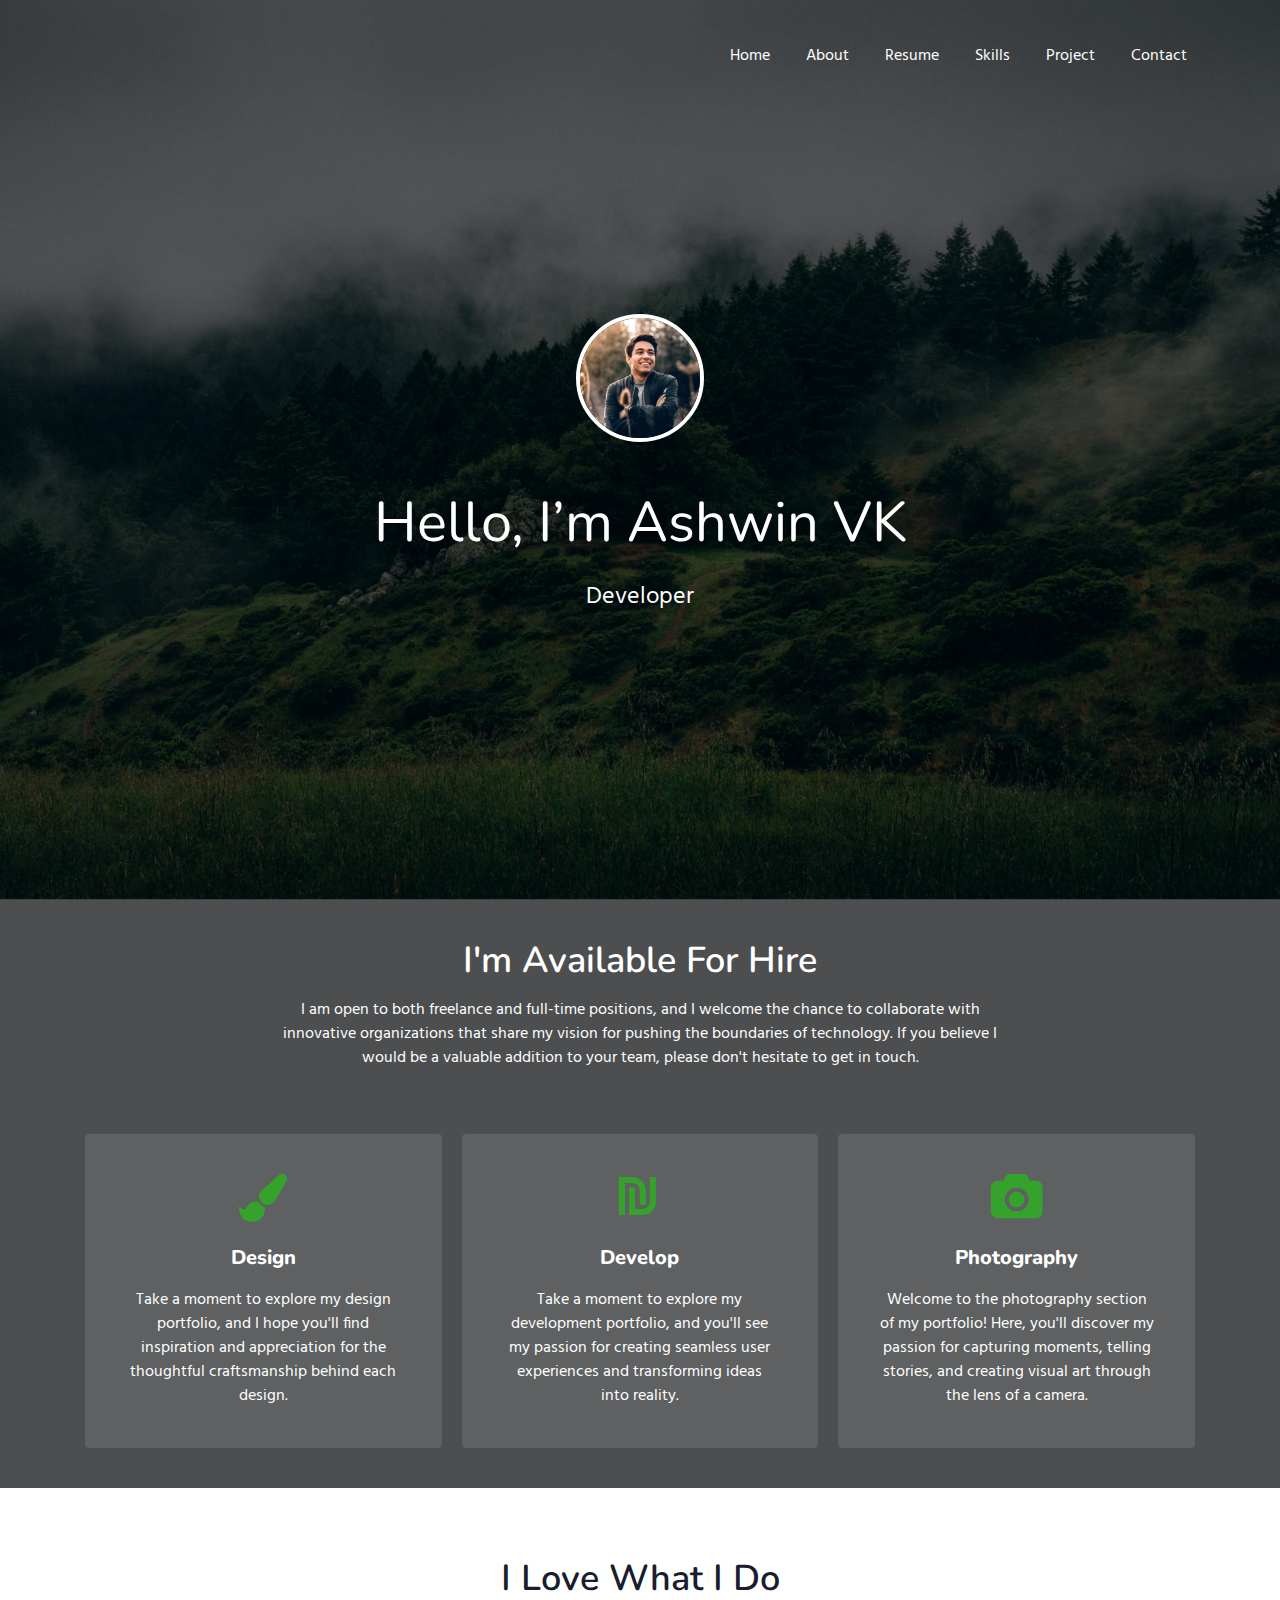
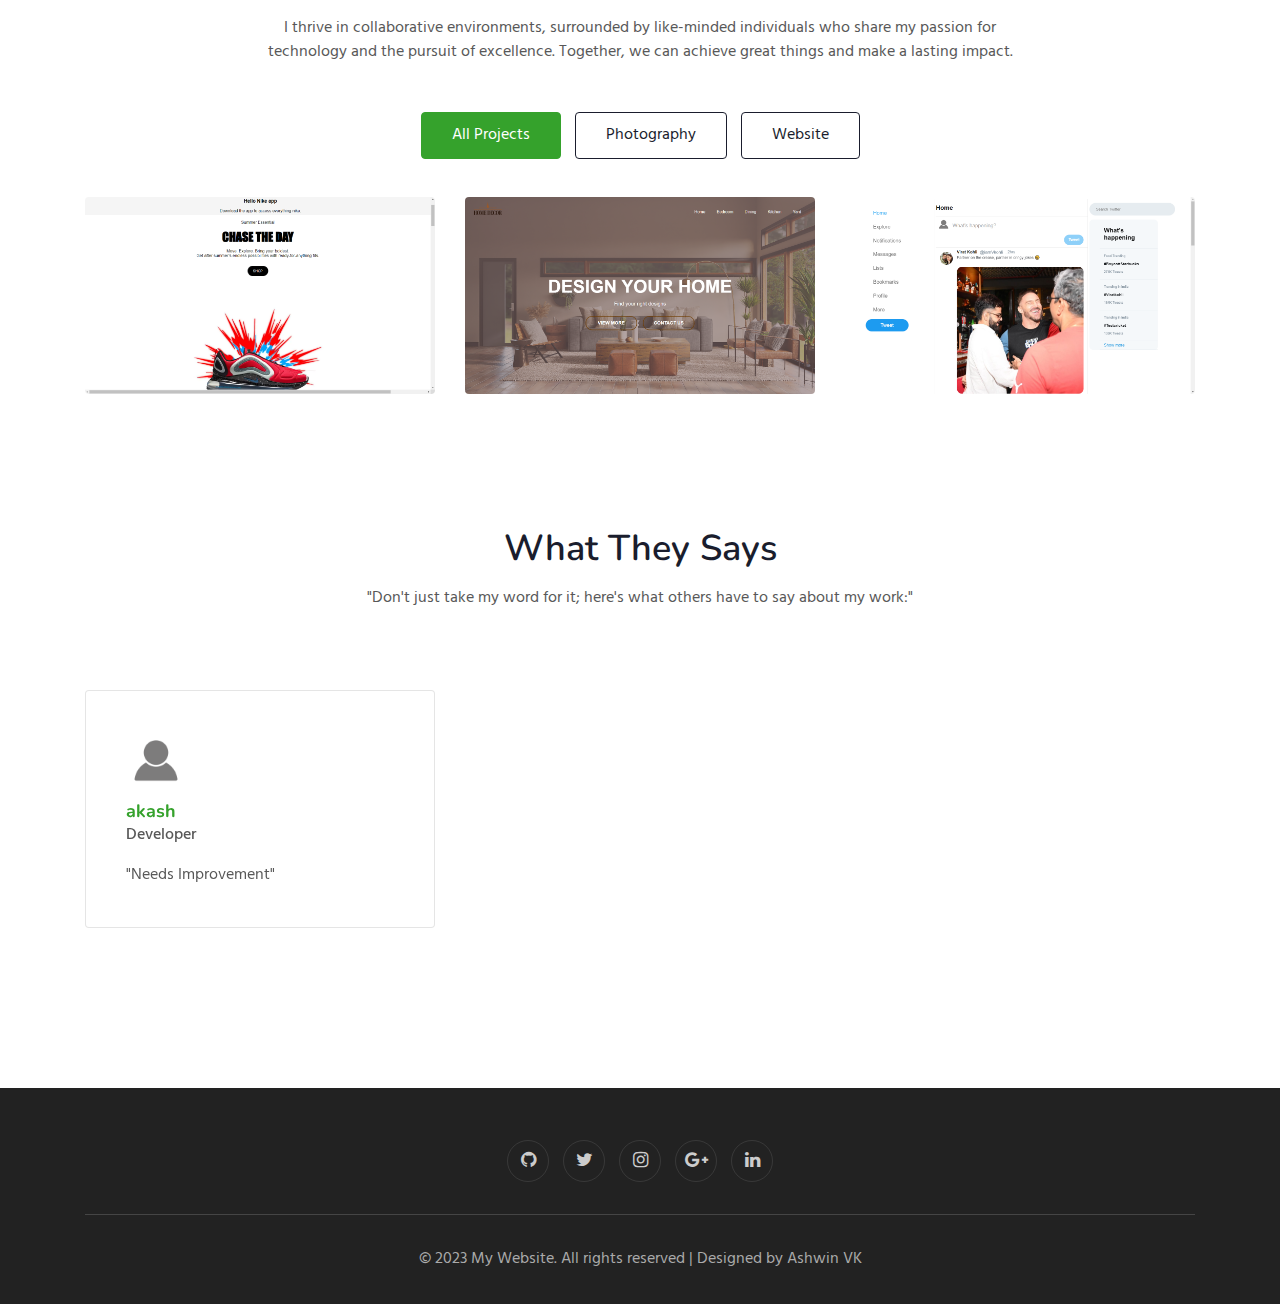
<file: index.html>
<!--
Author: W3layouts
Author URL: http://w3layouts.com
-->
<!doctype html>
<html lang="en">
  <head>
    <!-- Required meta tags -->
    <meta charset="utf-8">
    <meta name="viewport" content="width=device-width, initial-scale=1, shrink-to-fit=no">

    <title>Ashwin VK</title>
    <!-- web fonts -->
    <link href="//fonts.googleapis.com/css?family=Nunito:400,600,700,800,900&display=swap" rel="stylesheet">
    <link href="//fonts.googleapis.com/css?family=Hind&display=swap" rel="stylesheet">
    <!-- //web fonts -->
    <!-- Template CSS -->
    <link rel="stylesheet" href="assets/css/style-starter.css">
  </head>
  <body>

<section class="w3l-bootstrap-header">
  <nav class="navbar navbar-expand-lg navbar-light py-lg-3 py-2">
    <div class="container">
      <a class="navbar-brand" href="index.html"></a>
      <!-- if logo is image enable this    -->
    <!-- <a class="navbar-brand" href="#index.html">
        <img src="image-path" alt="Your logo" title="Your logo" style="height:35px;" />
    </a> -->
      <button class="navbar-toggler" type="button" data-toggle="collapse" data-target="#navbarSupportedContent"
        aria-controls="navbarSupportedContent" aria-expanded="false" aria-label="Toggle navigation">
        <span class="navbar-toggler-icon fa fa-bars"></span>
      </button>

      <div class="collapse navbar-collapse" id="navbarSupportedContent">
        <ul class="navbar-nav ml-auto">
          <li class="nav-item">
            <a class="nav-link" href="index.html">Home</a>
          </li>
          <li class="nav-item">
            <a class="nav-link" href="about.html">About</a>
          </li>
          <li class="nav-item">
            <a class="nav-link" href="services.html">Resume</a>
          </li>
          <li class="nav-item">
            <a class="nav-link" href="project.html">Skills</a>
          </li>
          <li class="nav-item">
            <a class="nav-link" href="pro.html">Project</a>
          </li>
        
          <li class="nav-item">
            <a class="nav-link" href="contact.html">Contact</a>
          </li>

        </ul>
        
      </div>
    </div>
  </nav>
</section>
 <!--  Main banner section -->
 <section class="w3l-main-banner" id="home">
  <div class="companies20-content">
    <div class="companies-wrapper">
        <div class="item">
         
            <div class="slider-info banner-view text-center">
              <div class="banner-info container">
                <img src="assets/images/c1.jpg" alt="about image" class="img-fluid">
                <h3 class="banner-text mt-5">Hello, I’m Ashwin VK
                  </h3>
                  <p class="my-4 mb-5">Developer</p><br>
               
              </div>
            </div>
          
        </div>
    </div>
  </div>
</section>
 <!--  //Main banner section -->

<section class="w3l-feature-3" id="features">
	<div class="grid top-bottom">
		<div class="container">
			<div class="heading text-center mx-auto">
                <h3 class="head text-white">I'm Available For Hire</h3>
                <p class="my-3 head text-white">I am open to both freelance and full-time positions, and I welcome the chance to collaborate with innovative organizations that share my vision for pushing the boundaries of technology. If you believe I would be a valuable addition to your team, please don't hesitate to get in touch.</p>
              </div>
			<div class="middle-section grid-column text-center mt-5 pt-3">
				<div class="three-grids-columns">
					<span class="fa fa-paint-brush"></span>
					<h4>Design</h4>
					<p>Take a moment to explore my design portfolio, and I hope you'll find inspiration and appreciation for the thoughtful craftsmanship behind each design.</p>
					
				</div>
				<div class="three-grids-columns">
					<span class="fa fa-ils"></span>
					<h4>Develop</h4>
					<p>Take a moment to explore my development portfolio, and you'll see my passion for creating seamless user experiences and transforming ideas into reality.</p>
					
				</div>
				<div class="three-grids-columns">
					<span class="fa fa-camera"></span>
					<h4>Photography</h4>
					<p>Welcome to the photography section of my portfolio! Here, you'll discover my passion for capturing moments, telling stories, and creating visual art through the lens of a camera.</p>
					
				</div>
			</div>
		</div>
	</div>
</section>
<div class="products-4" id="portfolio">
    <!-- Products4 block -->
    <div id="products4-block" class="text-center">
        <div class="container">
            <div class="heading text-center mx-auto mb-5">
                <h3 class="head">I Love What I Do</h3>
                <p class="my-3 head"> I thrive in collaborative environments, surrounded by like-minded individuals who share my passion for technology and the pursuit of excellence. Together, we can achieve great things and make a lasting impact.</p>
              </div>
            <input id="tab1" type="radio" name="tabs" checked>
            <label class="tabtle" for="tab1">All Projects</label>

            
            <input id="tab3" type="radio" name="tabs">
            <label class="tabtle" for="tab3">Photography</label>

            <input id="tab4" type="radio" name="tabs">
            <label class="tabtle" for="tab4">Website</label>

            <section id="content1" class="tab-content text-left">
                <div class="d-grid grid-col-3">
                    <div class="product">
                        <a href="assets/images/nikee.png" data-lightbox="example-set"
                            data-title="Lorem ipsum dolor sit amet consectetur adipisicing elit. Numquam architecto, ex veritatis">
                            <figure>
                                <img src="assets/images/nikee.png" class="img-responsive" alt="" />
                            </figure>
                        </a>
                        
                    </div>
                    
                    <div class="product">
                        <a href="assets/images/interior.png" data-lightbox="example-set"
                            data-title="Lorem ipsum dolor sit amet consectetur adipisicing elit. Numquam architecto, ex veritatis">
                            <figure>
                                <img src="assets/images/interior.png" class="img-responsive" alt="" />
                            </figure>
                        </a>
                        
                    </div>
                    <div class="product">
                      <a href="assets/images/twitter.png" data-lightbox="example-set"
                          data-title="Lorem ipsum dolor sit amet consectetur adipisicing elit. Numquam architecto, ex veritatis">
                          <figure>
                              <img src="assets/images/twitter.png" class="img-responsive" alt="" />
                          </figure>
                      </a>
                      
                  </div>
                    <!-- <div class="product">
                        <a href="assets/images/g4.jpg" data-lightbox="example-set"
                            data-title="Lorem ipsum dolor sit amet consectetur adipisicing elit. Numquam architecto, ex veritatis">
                            <figure>
                                <img src="assets/images/g4.jpg" class="img-responsive" alt="" />
                            </figure>
                        </a>
                        
                    </div>
                    <div class="product">
                        <a href="assets/images/g5.jpg" data-lightbox="example-set"
                            data-title="Lorem ipsum dolor sit amet consectetur adipisicing elit. Numquam architecto, ex veritatis">
                            <figure>
                                <img src="assets/images/g5.jpg" class="img-responsive" alt="" />
                            </figure>
                        </a>
                       
                    </div>
                    <div class="product">
                        <a href="assets/images/g6.jpg" data-lightbox="example-set"
                            data-title="Lorem ipsum dolor sit amet consectetur adipisicing elit. Numquam architecto, ex veritatis">
                            <figure>
                                <img src="assets/images/g6.jpg" class="img-responsive" alt="" />
                            </figure>
                        </a>
                        
                    </div> -->
                    
                    
                </div>
            </section>

            <section id="content2" class="tab-content text-left">
                <div class="d-grid grid-col-3">
                    <div class="product">
                        <a href="assets/images/g7.jpg" data-lightbox="example-set"
                            data-title="Lorem ipsum dolor sit amet consectetur adipisicing elit. Numquam architecto, ex veritatis">
                            <figure>
                                <img src="assets/images/g7.jpg" class="img-responsive" alt="" />
                            </figure>
                        </a>
                        
                    </div>
                    <div class="product">
                        <a href="assets/images/g8.jpg" data-lightbox="example-set"
                            data-title="Lorem ipsum dolor sit amet consectetur adipisicing elit. Numquam architecto, ex veritatis">
                            <figure>
                                <img src="assets/images/g8.jpg" class="img-responsive" alt="" />
                            </figure>
                        </a>
                       
                    </div>
                    <div class="product">
                        <a href="assets/images/g1.jpg" data-lightbox="example-set"
                            data-title="Lorem ipsum dolor sit amet consectetur adipisicing elit. Numquam architecto, ex veritatis">
                            <figure>
                                <img src="assets/images/g1.jpg" class="img-responsive" alt="" />
                            </figure>
                        </a>
                       
                    </div>
                    <div class="product">
                        <a href="assets/images/g2.jpg" data-lightbox="example-set"
                            data-title="Lorem ipsum dolor sit amet consectetur adipisicing elit. Numquam architecto, ex veritatis">
                            <figure>
                                <img src="assets/images/g2.jpg" class="img-responsive" alt="" />
                            </figure>
                        </a>
                       
                    </div>
                    <div class="product">
                        <a href="assets/images/g3.jpg" data-lightbox="example-set"
                            data-title="Lorem ipsum dolor sit amet consectetur adipisicing elit. Numquam architecto, ex veritatis">
                            <figure>
                                <img src="assets/images/g3.jpg" class="img-responsive" alt="" />
                            </figure>
                        </a>
                        
                    </div>
                    <div class="product">
                        <a href="assets/images/g4.jpg" data-lightbox="example-set"
                            data-title="Lorem ipsum dolor sit amet consectetur adipisicing elit. Numquam architecto, ex veritatis">
                            <figure>
                                <img src="assets/images/g4.jpg" class="img-responsive" alt="" />
                            </figure>
                        </a>
                        
                    </div>
                </div>
            </section>

            <section id="content3" class="tab-content text-left">
                <div class="d-grid grid-col-3">
                    <div class="product">
                        <a href="assets/images/g5.jpg" data-lightbox="example-set"
                            data-title="Lorem ipsum dolor sit amet consectetur adipisicing elit. Numquam architecto, ex veritatis">
                            <figure>
                                <img src="assets/images/g5.jpg" class="img-responsive" alt="" />
                            </figure>
                        </a>
                      
                    </div>
                    <div class="product">
                        <a href="assets/images/g6.jpg" data-lightbox="example-set"
                            data-title="Lorem ipsum dolor sit amet consectetur adipisicing elit. Numquam architecto, ex veritatis">
                            <figure>
                                <img src="assets/images/g6.jpg" class="img-responsive" alt="" />
                            </figure>
                        </a>
                       
                    </div>
                    <div class="product">
                        <a href="assets/images/g7.jpg" data-lightbox="example-set"
                            data-title="Lorem ipsum dolor sit amet consectetur adipisicing elit. Numquam architecto, ex veritatis">
                            <figure>
                                <img src="assets/images/g7.jpg" class="img-responsive" alt="" />
                            </figure>
                        </a>
                        
                    </div>
                </div>
            </section>

            <section id="content4" class="tab-content text-left">
                <div class="d-grid grid-col-3">
                    <div class="product">
                        <a href="assets/images/nikee.png" data-lightbox="example-set"
                            data-title="Lorem ipsum dolor sit amet consectetur adipisicing elit. Numquam architecto, ex veritatis">
                            <figure>
                                <img src="assets/images/nikee.png" class="img-responsive" alt="" />
                            </figure>
                        </a>
                        
                    </div>
                    <div class="product"><a href=""></a>
                        <a href="assets/images/twitter.png" data-lightbox="example-set"
                            data-title="Lorem ipsum dolor sit amet consectetur adipisicing elit. Numquam architecto, ex veritatis">
                            <figure>
                                <img src="assets/images/twitter.png" class="img-responsive" alt="" />
                            </figure>
                        </a>
                        
                    </div>
                    <div class="product">
                      <a href="assets/images/interior.png" data-lightbox="example-set"
                          data-title="Lorem ipsum dolor sit amet consectetur adipisicing elit. Numquam architecto, ex veritatis">
                          <figure>
                              <img src="assets/images/interior.png" class="img-responsive" alt="" />
                          </figure>
                      </a>
                      
                  </div>
                </div>
            </section>
        </div>
    </div>
    <!-- Products4 block -->
</div>
<script src="assets/js/jquery-3.3.1.min.js"></script>
<script src="assets/js/lightbox-plus-jquery.min.js"></script>
<!-- <section class="services-12" id="experience">
	<div class="form-12-content">
		<div class="container">
			<div class="grid grid-column-2 ">
				
				<div class="column1">
          <h3 class="mb-5">Experiences</h3>
					<div class="experience-top">
            <h5>2018 - now</h5>
						<h4>Fulltime Freelancer</h4>
						<p class="my-3 text-white">Sed ut perspiciatis unde omnis iste natus error sit voluptatem accusantium doloremque laudantium, totam rem aperiam, eaque ipsa quae ab illo inventore veritatis et quasi architecto beatae.</p>
            </div>
            <div class="experience-top">
              <h5>2014 - 2017</h5>
              <h4>Creative Director at Pixar Studio</h4>
              <p class="my-3 text-white">Sed ut perspiciatis unde omnis iste natus error sit voluptatem accusantium doloremque laudantium, totam rem aperiam, eaque ipsa quae ab illo inventore veritatis et quasi architecto beatae.</p>
              </div>
              <div class="experience-top">
                <h5>2010 - 2014</h5>
                <h4>Web Designer at Microsoft</h4>
                <p class="my-3 text-white">Sed ut perspiciatis unde omnis iste natus error sit voluptatem accusantium doloremque laudantium, totam rem aperiam, eaque ipsa quae ab illo inventore veritatis et quasi architecto beatae.</p>
                </div>
					</div>
					<div class="column2">
            <h3 class="mb-5">Education</h3>
            <div class="experience-top">
              <h5>2010</h5>
              <h4>Master of Design, University of California</h4>
              <p class="my-3 text-white">Sed ut perspiciatis unde omnis iste natus error sit voluptatem accusantium doloremque laudantium, totam rem aperiam, eaque ipsa quae ab illo inventore veritatis et quasi architecto beatae.</p>
              </div>
              <div class="experience-top">
                <h5>2007</h5>
                <h4>Bachelor of Arts, Standford University</h4>
                <p class="my-3 text-white">Sed ut perspiciatis unde omnis iste natus error sit voluptatem accusantium doloremque laudantium, totam rem aperiam, eaque ipsa quae ab illo inventore veritatis et quasi architecto beatae.</p>
                </div>
                <div class="experience-top">
                  <h5>2004</h5>
                  <h4>Specialize App Design, Harvard University</h4>
                  <p class="my-3 text-white">Sed ut perspiciatis unde omnis iste natus error sit voluptatem accusantium doloremque laudantium, totam rem aperiam, eaque ipsa quae ab illo inventore veritatis et quasi architecto beatae.</p>
                  </div>
					</div>
			</div>
		</div>
	</div>
</section> -->
<section class="w3l-testimonials" id="testimonials">
  <div class="customers-6-content py-5">
    <div class="container py-lg-3">
      <div class="heading text-center mx-auto">
        <h3 class="head">What They Says</h3>
        <p class="my-3 head "> "Don't just take my word for it; here's what others have to say about my work:"</p>
      </div>
     
      <!-- <div id="customerhnyCarousel" class="carousel slide" data-ride="carousel">

        <ol class="carousel-indicators">
          <li data-target="#customerhnyCarousel" data-slide-to="0" class="active"></li>
                        <li data-target="#customerhnyCarousel" data-slide-to="1"></li>
                      
        </ol> -->
        <!-- Carousel items -->
        <div class="carousel-inner pb-5">

          <div class="carousel-item active">
            <div class="customer row py-5 mt-3">
              <div class="col-lg-4 col-md-6">
                <div class="card">
                 
                  <div class="card-body">
                    <img class="card-img-top img-responsive" src="assets/images/profile-icon-9.png" alt="">
                    <h3 class="card-title mt-2">akash</h3>
                    <p class="sub-title mb-3">Developer</p>
                    <p class="card-text">  "Needs Improvement"
                    </p>
                  
                    
                  </div>
                </div>
              </div>
              <!-- <div class="col-lg-4 col-md-6 off-testi-2">
                <div class="card">
                
                  <div class="card-body">
                    <img class="card-img-top img-responsive" src="assets/images/c2.jpg" alt="">
                    <h3 class="card-title mt-2">Mark Waugh</h3>
                    <p class="sub-title mb-3">Web Designer</p>
                    <p class="card-text">  "Neque porro quisquam est, qui dolorem ipsum quia dolor sit amet, consectetur, adipisci velit, sed quia non numquam eius modi tempora incidunt ut labore et dolore"
                    </p>
                    
                  
                  </div>
                </div>
              </div>
              <div class="col-lg-4 offset-md-3 offset-lg-0 col-md-6 off-testi">
                <div class="card">
                  
                  <div class="card-body">
                    <img class="card-img-top img-responsive" src="assets/images/c3.jpg" alt="">
                    <h3 class="card-title mt-2">Sarina Willams</h3>
                    <p class="sub-title mb-3">Graphic Designer</p>
                    <p class="card-text">  "Neque porro quisquam est, qui dolorem ipsum quia dolor sit amet, consectetur, adipisci velit, sed quia non numquam eius modi tempora incidunt ut labore et dolore"
                     </p>
                   
                    
                  </div>
                </div>
              </div> -->
            </div>
          </div>
          <!--.item-->

          <!-- <div class="carousel-item">
            <div class="customer row py-5 mt-3">
              <div class="col-lg-4 col-md-6">
                <div class="card">
                 
                  <div class="card-body">
                    <img class="card-img-top img-responsive" src="assets/images/c2.jpg" alt="">
                    <h3 class="card-title mt-2">Mark Waugh</h3>
                    <p class="sub-title mb-3">Engineer</p>
                    <p class="card-text">  "Neque porro quisquam est, qui dolorem ipsum quia dolor sit amet, consectetur, adipisci velit, sed quia non numquam eius modi tempora incidunt ut labore et dolore"
                    </p>
                  
                  
                  </div>
                </div>
              </div>
              <div class="col-lg-4 col-md-6 off-testi-2">
                <div class="card">
                 
                  <div class="card-body">
                    <img class="card-img-top img-responsive" src="assets/images/c3.jpg" alt="">
                    <h3 class="card-title mt-2">Sarina Willams</h3>
                    <p class="sub-title mb-3">Engineer</p>
                    <p class="card-text">  "Neque porro quisquam est, qui dolorem ipsum quia dolor sit amet, consectetur, adipisci velit, sed quia non numquam eius modi tempora incidunt ut labore et dolore"
                     </p>
                  
                    
                  </div>
                </div>
                
                
              </div>
              <div class="col-lg-4 offset-md-3 offset-lg-0 col-md-6 off-testi">
                <div class="card">
                 
                  <div class="card-body">
                    <img class="card-img-top img-responsive" src="assets/images/c1.jpg" alt="">
                    <h3 class="card-title mt-2">Henry Nicholas</h3>
                    <p class="sub-title mb-3">Engineer</p>
                    <p class="card-text"> "Neque porro quisquam est, qui dolorem ipsum quia dolor sit amet, consectetur, adipisci velit, sed quia non numquam eius modi tempora incidunt ut labore et dolore"
                    </p>
                   
                    
                  </div>
                </div>
              </div>
            </div>
            
          </div> -->
           

        </div>
        <!--.carousel-inner-->
      </div>
    </div>
  </div>
  <!--//customers -->
</section>
 
 <!-- grids block 5 -->
 <section class="w3l-footer-29-main" id="footer">
  <div class="footer-29 text-center">
      <div class="container">
        
        <div class="main-social-footer-29">
                    
          <a href="https://github.com/ashvn24" class="github"><span class="fa fa-github"></span></a>
          <a href="https://twitter.com/Ashwinvk1413214" class="twitter"><span class="fa fa-twitter"></span></a>
          <a href="https://www.instagram.com/" class="instagram"><span class="fa fa-instagram"></span></a>
          <a href="https://myaccount.google.com/profile" class="google-plus"><span class="fa fa-google-plus"></span></a>
          <a href="https://www.linkedin.com/in/ashwin-vk-6919b6232/" class="linkedin"><span class="fa fa-linkedin"></span></a>
      </div>
          <div class="bottom-copies text-center">
              <p class="copy-footer-29">© 2023 My Website. All rights reserved | Designed by Ashwin VK</a></p>
               
          </div>
      </div>
  </div>
   <!-- move top -->
  <button onclick="topFunction()" id="movetop" title="Go to top">
              <span class="fa fa-angle-up"></span>
                 </button>
                 <script>
                     // When the user scrolls down 20px from the top of the document, show the button
                     window.onscroll = function () {
                         scrollFunction()
                     };
              
                     function scrollFunction() {
                         if (document.body.scrollTop > 20 || document.documentElement.scrollTop > 20) {
                             document.getElementById("movetop").style.display = "block";
                         } else {
                             document.getElementById("movetop").style.display = "none";
                         }
                     }
              
                     // When the user clicks on the button, scroll to the top of the document
                     function topFunction() {
                         document.body.scrollTop = 0;
                         document.documentElement.scrollTop = 0;
                     }
                 </script>
                 <!-- /move top -->
</section>
<!-- // grids block 5 -->
<script src="assets/js/jquery-3.3.1.min.js"></script>
<!-- //footer-28 block -->
</section>

<script>
    $(function () {
      $('.navbar-toggler').click(function () {
        $('body').toggleClass('noscroll');
      })
    });
  </script>
  <!-- jQuery first, then Popper.js, then Bootstrap JS -->
  <script src="https://code.jquery.com/jquery-3.4.1.slim.min.js"
    integrity="sha384-J6qa4849blE2+poT4WnyKhv5vZF5SrPo0iEjwBvKU7imGFAV0wwj1yYfoRSJoZ+n" crossorigin="anonymous">
  </script>
  
  <script src="https://stackpath.bootstrapcdn.com/bootstrap/4.4.1/js/bootstrap.min.js"
    integrity="sha384-wfSDF2E50Y2D1uUdj0O3uMBJnjuUD4Ih7YwaYd1iqfktj0Uod8GCExl3Og8ifwB6" crossorigin="anonymous">
  </script>

<!-- Smooth scrolling -->



</body>

</html>
<!-- // grids block 5 -->
</file>
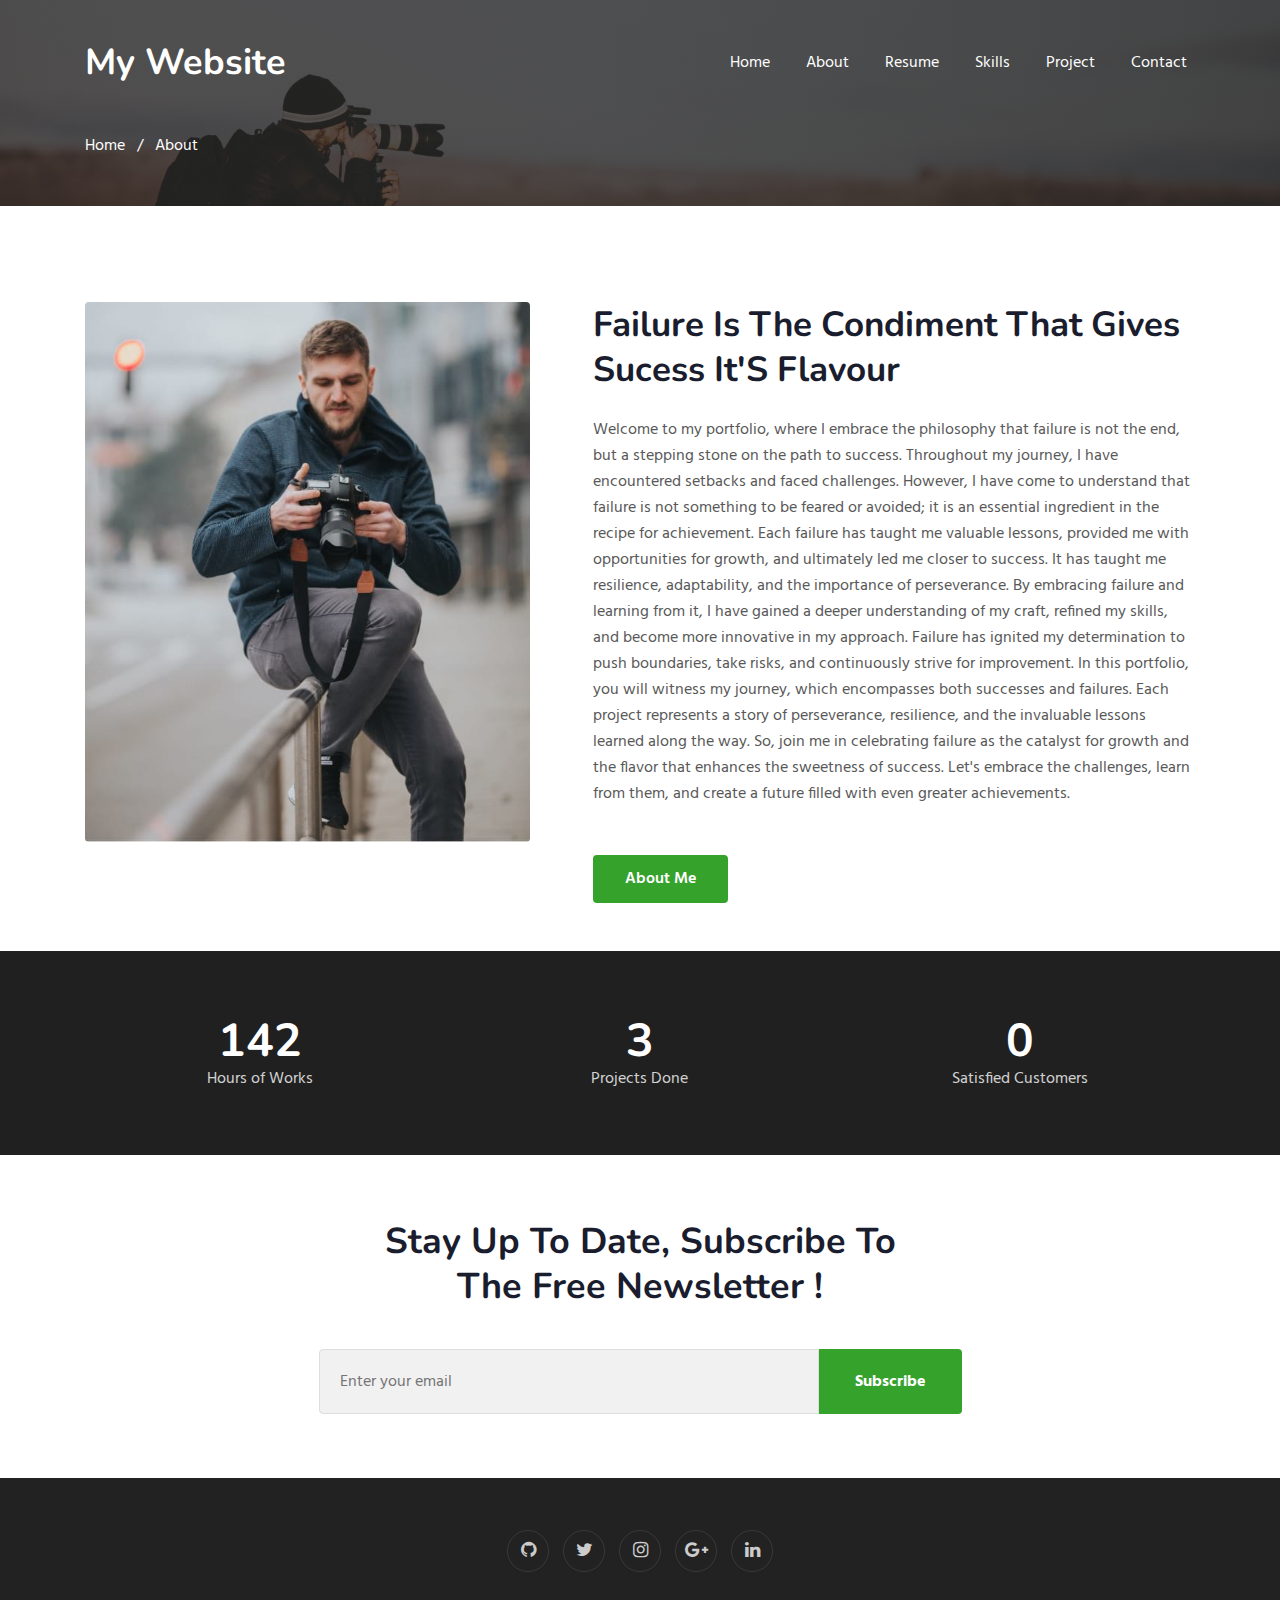
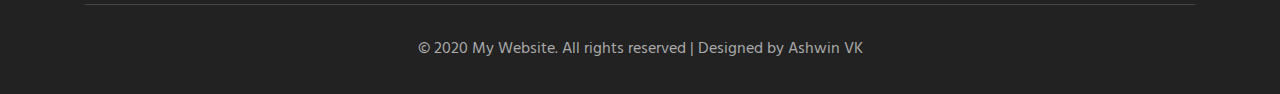
<file: about.html>
<!--
Author: W3layouts
Author URL: http://w3layouts.com
-->
<!doctype html>
<html lang="en">
  <head>
    <!-- Required meta tags -->
    <meta charset="utf-8">
    <meta name="viewport" content="width=device-width, initial-scale=1, shrink-to-fit=no">

    <title>My Website a Personal Portfolio Category Bootstrap Responsive Website Template | About :: W3layouts</title>
    <!-- web fonts -->
    <link href="//fonts.googleapis.com/css?family=Nunito:400,600,700,800,900&display=swap" rel="stylesheet">
    <link href="//fonts.googleapis.com/css?family=Hind&display=swap" rel="stylesheet">
    <!-- //web fonts -->
    <!-- Template CSS -->
    <link rel="stylesheet" href="assets/css/style-starter.css">
  </head>
  <body>

<section class="w3l-bootstrap-header">
  <nav class="navbar navbar-expand-lg navbar-light py-lg-3 py-2">
    <div class="container">
      <a class="navbar-brand" href="index.html"> My Website</a>
      <!-- if logo is image enable this   
    <a class="navbar-brand" href="#index.html">
        <img src="image-path" alt="Your logo" title="Your logo" style="height:35px;" />
    </a> -->
      <button class="navbar-toggler" type="button" data-toggle="collapse" data-target="#navbarSupportedContent"
        aria-controls="navbarSupportedContent" aria-expanded="false" aria-label="Toggle navigation">
        <span class="navbar-toggler-icon fa fa-bars"></span>
      </button>

      <div class="collapse navbar-collapse" id="navbarSupportedContent">
        <ul class="navbar-nav ml-auto">
          <li class="nav-item">
            <a class="nav-link" href="index.html">Home</a>
          </li>
          <li class="nav-item">
            <a class="nav-link" href="about.html">About</a>
          </li>
          <li class="nav-item">
            <a class="nav-link" href="services.html">Resume</a>
          </li>
          <li class="nav-item">
            <a class="nav-link" href="project.html">Skills</a>
          </li>
          <li class="nav-item">
            <a class="nav-link" href="pro.html">Project</a>
          </li>
        
          <li class="nav-item">
            <a class="nav-link" href="contact.html">Contact</a>
          </li>
        </ul>
        
      </div>
    </div>
  </nav>
</section>
<section class="w3l-about-breadcrum">
  <div class="breadcrum-bg">
    <div class="container py-5">
      <p><a href="index.html">Home</a> &nbsp; / &nbsp; About</p>
     </div>
  </div>
</section>
<!-- w3l-content-photo-5 -->
<div class="w3l-content-photo-5 py-5" id="about">
	<div class="content-main pt-lg-5 pt-md-3 pb-0">
		<div class="container">
			<div class="row">
				<div class="col-lg-5 content-photo">
					<a href="#"><img src="assets/images/22.jpg" class="img-fluid" alt="content-photo"></a>
				</div>
				<div class="col-lg-7 content-left mt-lg-0 mt-5 pl-lg-5">
					<h3>Failure Is The Condiment That Gives Sucess  It'S Flavour</h3>
					<p class="mb-0">Welcome to my portfolio, where I embrace the philosophy that failure is not the end, but a stepping stone on the path to success.

            Throughout my journey, I have encountered setbacks and faced challenges. However, I have come to understand that failure is not something to be feared or avoided; it is an essential ingredient in the recipe for achievement.
            
            Each failure has taught me valuable lessons, provided me with opportunities for growth, and ultimately led me closer to success. It has taught me resilience, adaptability, and the importance of perseverance.
            
            By embracing failure and learning from it, I have gained a deeper understanding of my craft, refined my skills, and become more innovative in my approach. Failure has ignited my determination to push boundaries, take risks, and continuously strive for improvement.
            
            In this portfolio, you will witness my journey, which encompasses both successes and failures. Each project represents a story of perseverance, resilience, and the invaluable lessons learned along the way.
            
            So, join me in celebrating failure as the catalyst for growth and the flavor that enhances the sweetness of success. Let's embrace the challenges, learn from them, and create a future filled with even greater achievements.</p>
					<a href="services.html" class="btn-theme2 btn mt-lg-5 mt-4">About Me</a>
				</div>
			</div>
		</div>
	</div>
</div>
<!-- //w3l-content-photo-5 -->
<!-- home page service grids -->
<!-- <section id="services-1" class="bg-light py-5">
  <div class="container py-lg-3">
    <div class="heading text-center mx-auto">
      <h3 class="head">Welcome To My Site</h3>
      <p class="my-3 head"> Vestibulum ante ipsum primis in faucibus orci luctus et ultrices posuere cubilia Curae;
        Nulla mollis dapibus nunc, ut rhoncus
        turpis sodales quis. Integer sit amet mattis quam.Vestibulum ante ipsum primis in faucibus orci luctus et ultrices posuere cubilia Curae; Nulla mollis dapibus nunc</p>
        
      </div>
    <div class="row mt-lg-5">
      <div class="col-lg-4 col-md-6 col-sm-12">
        <div class="box-wrap">
          <div class="icon">
            <span class="fa fa-briefcase"></span>
          </div>
          <h4><a href="services.html">Want An Expert</a></h4>
          <p>Lorem ipsum dolor sit amet sed consectetur adipisicing elit.
            doloret quas saepe autem, dolor set.</p>
        </div>
      </div>
      <div class="col-lg-4 col-md-6 col-sm-12">
        <div class="box-wrap">
          <div class="icon">
            <span class="fa fa-shield"></span>
          </div>
          <h4><a href="services.html">Unlimited Revisions</a></h4>
          <p>Lorem ipsum dolor sit amet sed consectetur adipisicing elit.
            doloret quas saepe autem, dolor set.</p>
        </div>
      </div>
      <div class="col-lg-4 col-md-6 col-sm-12">
        <div class="box-wrap">
          <div class="icon">
            <span class="fa fa-dollar"></span>
          </div>
          <h4><a href="services.html">Let's Discuss</a></h4>
          <p>Lorem ipsum dolor sit amet sed consectetur adipisicing elit.
            doloret quas saepe autem, dolor set.</p>
        </div>
      </div>
    </div>
  </div>
</section> -->
<!-- //home page service grids -->

<!-- specifications -->
<section class="w3l-specifications-9" >
    <div class="main-w3 py-5" id="stats" >
        <div class="container py-md-3" >
            
           <div class="main-cont-wthree-fea row" class="d-flex justify-content-around">
                <div class="grids-speci1 col-lg-4 col-6">
                    <div class="spec-2 text-center">
                     
                    <h3 class="title-spe">142</h3>
                    <p>Hours of Works</p>
                </div>
                </div>
                <div class="grids-speci1 midd-eff-spe col-lg-4 col-6">
                    <div class="spec-2 text-center">
                  
                    <h3 class="title-spe">3</h3>
                    <p>Projects Done</p>
                    </div>
                </div>
                <div class="grids-speci1 las-but col-lg-4 col-6  mt-lg-0 mt-4">
                    <div class="spec-2 text-center">
                    
                    <h3 class="title-spe">0</h3>
                    <p>Satisfied Customers</p>
                    </div>
                </div>
                
            </div>
            
        </div>
    </div>
    <!-- //specifications -->
</section>
<section class="w3l-subscribe" id="subscribe">
  <div class="main-host py-5 text-center">
    <div class="container py-lg-3">
      <div class="grids-forms">
        
        <div class="main-midd">
          <h3 class="global-title mx-auto">Stay Up To Date, Subscribe To The Free Newsletter !</h3>
        </div>
        <div class="main-midd-2">
          <form action="#" method="post" class="rightside-form">
            <input type="email" name="email" placeholder="Enter your email">
            <button type="submit" class="btn">Subscribe</button>
          </form>
        </div>
      </div>
    </div>
  </div>
</section>
 
 <!-- grids block 5 -->
 <section class="w3l-footer-29-main" id="footer">
  <div class="footer-29 text-center">
      <div class="container">
        
        <div class="main-social-footer-29">
                    
          <a href="https://github.com/ashvn24" class="github"><span class="fa fa-github"></span></a>
          <a href="https://twitter.com/Ashwinvk1413214" class="twitter"><span class="fa fa-twitter"></span></a>
          <a href="https://www.instagram.com/" class="instagram"><span class="fa fa-instagram"></span></a>
          <a href="https://myaccount.google.com/profile" class="google-plus"><span class="fa fa-google-plus"></span></a>
          <a href="https://www.linkedin.com/in/ashwin-vk-6919b6232/" class="linkedin"><span class="fa fa-linkedin"></span></a>
      </div>
          <div class="bottom-copies text-center">
              <p class="copy-footer-29">© 2020 My Website. All rights reserved | Designed by Ashwin VK</p>
               
          </div>
      </div>
  </div>
   <!-- move top -->
  <button onclick="topFunction()" id="movetop" title="Go to top">
              <span class="fa fa-angle-up"></span>
                 </button>
                 <script>
                     // When the user scrolls down 20px from the top of the document, show the button
                     window.onscroll = function () {
                         scrollFunction()
                     };
              
                     function scrollFunction() {
                         if (document.body.scrollTop > 20 || document.documentElement.scrollTop > 20) {
                             document.getElementById("movetop").style.display = "block";
                         } else {
                             document.getElementById("movetop").style.display = "none";
                         }
                     }
              
                     // When the user clicks on the button, scroll to the top of the document
                     function topFunction() {
                         document.body.scrollTop = 0;
                         document.documentElement.scrollTop = 0;
                     }
                 </script>
                 <!-- /move top -->
</section>
<!-- // grids block 5 -->
<script src="assets/js/jquery-3.3.1.min.js"></script>
<!-- //footer-28 block -->
</section>

<script>
    $(function () {
      $('.navbar-toggler').click(function () {
        $('body').toggleClass('noscroll');
      })
    });
  </script>
  <!-- jQuery first, then Popper.js, then Bootstrap JS -->
  <script src="https://code.jquery.com/jquery-3.4.1.slim.min.js"
    integrity="sha384-J6qa4849blE2+poT4WnyKhv5vZF5SrPo0iEjwBvKU7imGFAV0wwj1yYfoRSJoZ+n" crossorigin="anonymous">
  </script>
  
  <script src="https://stackpath.bootstrapcdn.com/bootstrap/4.4.1/js/bootstrap.min.js"
    integrity="sha384-wfSDF2E50Y2D1uUdj0O3uMBJnjuUD4Ih7YwaYd1iqfktj0Uod8GCExl3Og8ifwB6" crossorigin="anonymous">
  </script>

<!-- Smooth scrolling -->



</body>

</html>
<!-- // grids block 5 -->
</file>
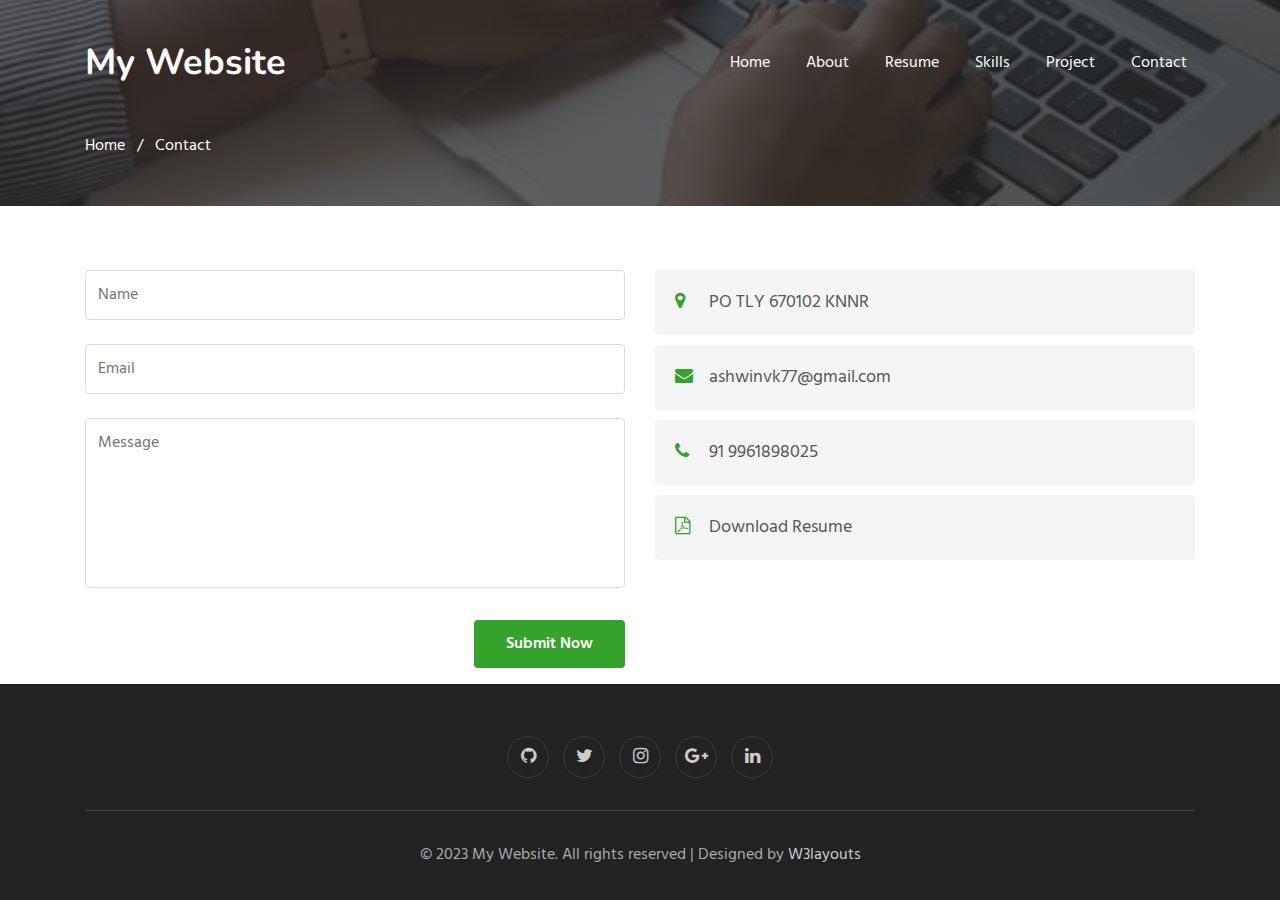
<file: contact.html>
<!--
Author: W3layouts
Author URL: http://w3layouts.com
-->
<!doctype html>
<html lang="en">
  <head>
    <!-- Required meta tags -->
    <meta charset="utf-8">
    <meta name="viewport" content="width=device-width, initial-scale=1, shrink-to-fit=no">

    <title>My Website a Personal Portfolio Category Bootstrap Responsive Website Template | Contact :: W3layouts</title>
    <!-- web fonts -->
    <link href="//fonts.googleapis.com/css?family=Nunito:400,600,700,800,900&display=swap" rel="stylesheet">
    <link href="//fonts.googleapis.com/css?family=Hind&display=swap" rel="stylesheet">
    <!-- //web fonts -->
    <!-- Template CSS -->
    <link rel="stylesheet" href="assets/css/style-starter.css">
  </head>
  <body>

<section class="w3l-bootstrap-header">
  <nav class="navbar navbar-expand-lg navbar-light py-lg-3 py-2">
    <div class="container">
      <a class="navbar-brand" href="index.html"> My Website</a>
      <!-- if logo is image enable this   
    <a class="navbar-brand" href="#index.html">
        <img src="image-path" alt="Your logo" title="Your logo" style="height:35px;" />
    </a> -->
      <button class="navbar-toggler" type="button" data-toggle="collapse" data-target="#navbarSupportedContent"
        aria-controls="navbarSupportedContent" aria-expanded="false" aria-label="Toggle navigation">
        <span class="navbar-toggler-icon fa fa-bars"></span>
      </button>

      <div class="collapse navbar-collapse" id="navbarSupportedContent">
        <ul class="navbar-nav ml-auto">
          <li class="nav-item">
            <a class="nav-link" href="index.html">Home</a>
          </li>
          <li class="nav-item">
            <a class="nav-link" href="about.html">About</a>
          </li>
          <li class="nav-item">
            <a class="nav-link" href="services.html">Resume</a>
          </li>
          <li class="nav-item">
            <a class="nav-link" href="project.html">Skills</a>
          </li>
          <li class="nav-item">
            <a class="nav-link" href="pro.html">Project</a>
          </li>
        
          <li class="nav-item">
            <a class="nav-link" href="contact.html">Contact</a>
          </li>
        </ul>
        
      </div>
    </div>
  </nav>
</section>
<section class="w3l-contact-breadcrum">
  <div class="breadcrum-bg">
    <div class="container py-5">
      <p><a href="index.html">Home</a> &nbsp; / &nbsp; Contact</p>
     </div>
  </div>
</section>
<!-- contact -->
<section class="w3l-contacts-12" id="contact">
    <div class="contact-top pt-5">
        <div class="container py-md-3">
            
            <div class="row cont-main-top">
               <!-- contact form -->
               <div class="contacts12-main col-lg-6 ">
                   
                <form action="https://formsubmit.co/ashwinvk77@gmail.com" method="post" class="main-input">
                    <div class="top-inputs d-grid">
                        <input type="text" placeholder="Name" name="name" id="w3lName" required="">
                       
                    </div>
                    <input type="email" name="email" placeholder="Email" id="email" required="">
                   
                    <textarea placeholder="Message" name="Message" id="w3lMessage" required=""></textarea>
                    <div class="text-right">
                        <button type="submit" class="btn btn-theme2">Submit Now</button>
                        <input type="hidden" name="_captcha" value="false">
                        <input type="hidden" name="_template" value="table">
                    </div>
                </form>
            </div>
            <!-- //contact form -->
                <!-- contact address -->
                <div class="contact col-lg-6 mt-lg-0 mt-5">
                    <div class="cont-subs">
                        <div class="cont-add">
                            <div class="cont-add-lft">
                                <span class="fa fa-map-marker" aria-hidden="true"></span>
                           </div>
                           <div class="cont-add-rgt">
                            <p class="contact-text-sub">PO TLY 670102 KNNR</p>
                        </div>
                      
                    </div>
                        <div class="cont-add add-2">
                            <div class="cont-add-lft">
                                <span class="fa fa-envelope" aria-hidden="true"></span>
                           </div> 
                           <div class="cont-add-rgt">
                          <a href="mailto:info@example.com">
                                <p class="contact-text-sub">ashwinvk77@gmail.com</p>
                            </a>
                        </div>
                       
                    </div>
                        <div class="cont-add">
                            <div class="cont-add-lft">
                                <span class="fa fa-phone" aria-hidden="true"></span>
                           </div>
                            <div class="cont-add-rgt">
                                 <a href="tel:+7-800-999-800">
                                    <p class="contact-text-sub">91 9961898025</p>
                                 </a>
                            </div>
                        </div>
                        <div class="cont-add add-3">
                            <div class="cont-add-lft">
                                <span class="fa fa-file-pdf-o" aria-hidden="true"></span>
                           </div>
                            <div class="cont-add-rgt">
                                <a href="M21 14v5a3 3 0 01-3 3H6a3 3 0 01-3-3v-5h2v5a1 1 0 001 1h12a1 1 0 001-1v-5zm-4-.57V11l-4 2.85V3h-2v10.85L7 11v2.43L12 17z">
                                    <p class="contact-text-sub">Download Resume</p>
                                </a>
                            </div>
                           
                        </div>
                    </div>
                </div>
                <!-- //contact address -->
                 
            </div>
        </div>
        <!-- map -->
        <!-- <div class="map">
            <iframe
                src="https://www.google.com/maps/embed?pb=!1m18!1m12!1m3!1d158857.7281066703!2d-0.24168144921176335!3d51.5287718408761!2m3!1f0!2f0!3f0!3m2!1i1024!2i768!4f13.1!3m3!1m2!1s0x47d8a00baf21de75%3A0x52963a5addd52a99!2sLondon%2C%20UK!5e0!3m2!1sen!2sin!4v1569921526194!5m2!1sen!2sin"
                frameborder="0" style="border:0;" allowfullscreen=""></iframe>
        </div> -->
        <!-- //map -->
    </div>
</section>
<!-- //contact -->
 
 <!-- grids block 5 -->
 <section class="w3l-footer-29-main" id="footer">
  <div class="footer-29 text-center">
      <div class="container">
        
        <div class="main-social-footer-29">
                    
          <a href="https://github.com/ashvn24" class="github"><span class="fa fa-github"></span></a>
          <a href="https://twitter.com/Ashwinvk1413214" class="twitter"><span class="fa fa-twitter"></span></a>
          <a href="https://www.instagram.com/" class="instagram"><span class="fa fa-instagram"></span></a>
          <a href="https://myaccount.google.com/profile" class="google-plus"><span class="fa fa-google-plus"></span></a>
          <a href="https://www.linkedin.com/in/ashwin-vk-6919b6232/" class="linkedin"><span class="fa fa-linkedin"></span></a>
      </div>
          <div class="bottom-copies text-center">
              <p class="copy-footer-29">© 2023 My Website. All rights reserved | Designed by <a href="https://w3layouts.com">W3layouts</a></p>
               
          </div>
      </div>
  </div>
   <!-- move top -->
  <button onclick="topFunction()" id="movetop" title="Go to top">
              <span class="fa fa-angle-up"></span>
                 </button>
                 <script>
                     // When the user scrolls down 20px from the top of the document, show the button
                     window.onscroll = function () {
                         scrollFunction()
                     };
              
                     function scrollFunction() {
                         if (document.body.scrollTop > 20 || document.documentElement.scrollTop > 20) {
                             document.getElementById("movetop").style.display = "block";
                         } else {
                             document.getElementById("movetop").style.display = "none";
                         }
                     }
              
                     // When the user clicks on the button, scroll to the top of the document
                     function topFunction() {
                         document.body.scrollTop = 0;
                         document.documentElement.scrollTop = 0;
                     }
                 </script>
                 <!-- /move top -->
</section>
<!-- // grids block 5 -->
<script src="assets/js/jquery-3.3.1.min.js"></script>

<!-- //footer-28 block -->
</section>

<script>
    $(function () {
      $('.navbar-toggler').click(function () {
        $('body').toggleClass('noscroll');
      })
    });
  </script>
  <!-- jQuery first, then Popper.js, then Bootstrap JS -->
  <script src="https://code.jquery.com/jquery-3.4.1.slim.min.js"
    integrity="sha384-J6qa4849blE2+poT4WnyKhv5vZF5SrPo0iEjwBvKU7imGFAV0wwj1yYfoRSJoZ+n" crossorigin="anonymous">
  </script>
  
  <script src="https://stackpath.bootstrapcdn.com/bootstrap/4.4.1/js/bootstrap.min.js"
    integrity="sha384-wfSDF2E50Y2D1uUdj0O3uMBJnjuUD4Ih7YwaYd1iqfktj0Uod8GCExl3Og8ifwB6" crossorigin="anonymous">
  </script>

<!-- Smooth scrolling -->
<script>
$().ready(function () {

  $("#contactForm").validate({
    rules: {
      name:{
        required: true,
        minlength:4
      },
      email:{
        required: true,
        minlength:10
        // type:email
      },
      subject:{
        required: true,

      },
      message:{
        required: true,
        rangelength:[10,250],
      },
      },
    message:{
      name:{
        required:"Enter the Name",
        minlength:"Enter atleast 4 characters"
      },
      email:{
        required:"Enter the Email Address",
        email:"Enter a valid email address",
      },
      subject:{
        required:"Enter the Subject",
      },
      message:{
        required:"Enter the Message",
        rangelength:"Enter a message between 10 and 250 characters",

    },
  }

  });
});
</script>
</body>

</html>
<!-- // grids block 5 -->
</file>
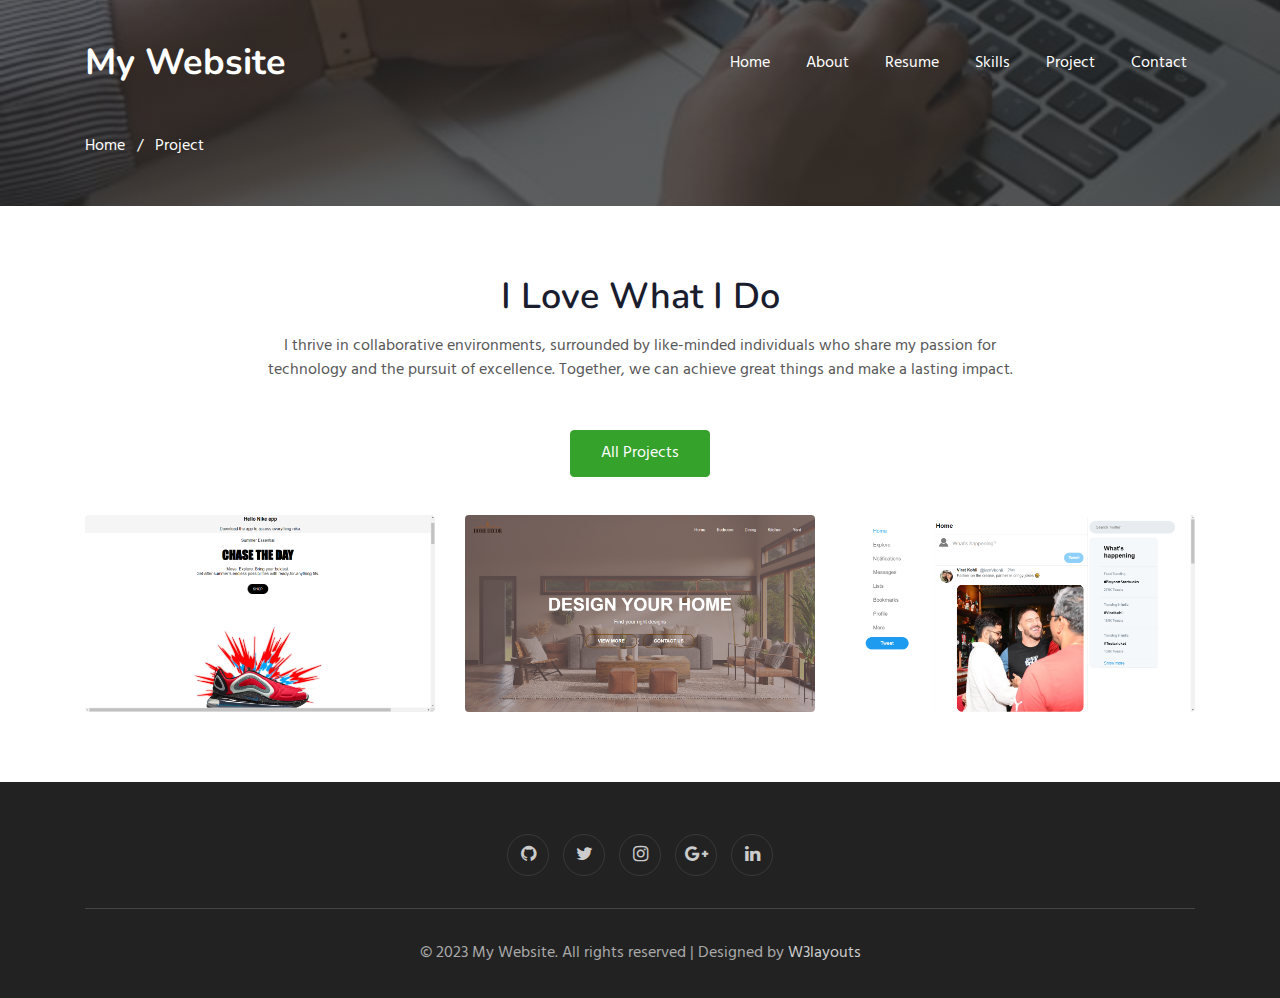
<file: pro.html>
<!doctype html>
<html lang="en">
  <head>
    <!-- Required meta tags -->
    <meta charset="utf-8">
    <meta name="viewport" content="width=device-width, initial-scale=1, shrink-to-fit=no">

    <title>My Website a Personal Portfolio Category Bootstrap Responsive Website Template | Contact :: W3layouts</title>
    <!-- web fonts -->
    <link href="//fonts.googleapis.com/css?family=Nunito:400,600,700,800,900&display=swap" rel="stylesheet">
    <link href="//fonts.googleapis.com/css?family=Hind&display=swap" rel="stylesheet">
    <!-- //web fonts -->
    <!-- Template CSS -->
    <link rel="stylesheet" href="assets/css/style-starter.css">
  </head>
  <body>
    <section class="w3l-bootstrap-header">
        <nav class="navbar navbar-expand-lg navbar-light py-lg-3 py-2">
          <div class="container">
            <a class="navbar-brand" href="index.html"> My Website</a>
            <!-- if logo is image enable this   
          <a class="navbar-brand" href="#index.html">
              <img src="image-path" alt="Your logo" title="Your logo" style="height:35px;" />
          </a> -->
            <button class="navbar-toggler" type="button" data-toggle="collapse" data-target="#navbarSupportedContent"
              aria-controls="navbarSupportedContent" aria-expanded="false" aria-label="Toggle navigation">
              <span class="navbar-toggler-icon fa fa-bars"></span>
            </button>
      
            <div class="collapse navbar-collapse" id="navbarSupportedContent">
              <ul class="navbar-nav ml-auto">
                <li class="nav-item">
                  <a class="nav-link" href="index.html">Home</a>
                </li>
                <li class="nav-item">
                  <a class="nav-link" href="about.html">About</a>
                </li>
                <li class="nav-item">
                  <a class="nav-link" href="services.html">Resume</a>
                </li>
                <li class="nav-item">
                  <a class="nav-link" href="project.html">Skills</a>
                </li>
                <li class="nav-item">
                  <a class="nav-link" href="pro.html">Project</a>
                </li>
              
                <li class="nav-item">
                  <a class="nav-link" href="contact.html">Contact</a>
                </li>
              </ul>
              
            </div>
          </div>
        </nav>
      </section>
        <section class="w3l-contact-breadcrum">
        <div class="breadcrum-bg">
          <div class="container py-5">
            <p><a href="index.html">Home</a> &nbsp; / &nbsp; Project</p>
           </div>
        </div>
      </section>


      <div class="products-4" id="portfolio">
        <!-- Products4 block -->
        <div id="products4-block" class="text-center">
            <div class="container">
                <div class="heading text-center mx-auto mb-5">
                    <h3 class="head">I Love What I Do</h3>
                    <p class="my-3 head"> I thrive in collaborative environments, surrounded by like-minded individuals who share my passion for technology and the pursuit of excellence. Together, we can achieve great things and make a lasting impact.</p>
                  </div>
                <input id="tab1" type="radio" name="tabs" checked>
                <label class="tabtle" for="tab1">All Projects</label>
    
                
                <!-- <input id="tab3" type="radio" name="tabs">
                <label class="tabtle" for="tab3">Photography</label>
    
                <input id="tab4" type="radio" name="tabs">
                <label class="tabtle" for="tab4">Website</label> -->
    
                <section id="content1" class="tab-content text-left">
                    <div class="d-grid grid-col-3">
                        <div class="product">
                            <a href="assets/images/nikee.png" data-lightbox="example-set"
                                data-title="Lorem ipsum dolor sit amet consectetur adipisicing elit. Numquam architecto, ex veritatis">
                                <figure>
                                    <img src="assets/images/nikee.png" class="img-responsive" alt="" />
                                </figure>
                            </a>
                            
                        </div>
                        
                        <div class="product">
                            <a href="assets/images/interior.png" data-lightbox="example-set"
                                data-title="Lorem ipsum dolor sit amet consectetur adipisicing elit. Numquam architecto, ex veritatis">
                                <figure>
                                    <img src="assets/images/interior.png" class="img-responsive" alt="" />
                                </figure>
                            </a>
                            
                        </div>
                        <div class="product">
                          <a href="assets/images/twitter.png" data-lightbox="example-set"
                              data-title="Lorem ipsum dolor sit amet consectetur adipisicing elit. Numquam architecto, ex veritatis">
                              <figure>
                                  <img src="assets/images/twitter.png" class="img-responsive" alt="" />
                              </figure>
                          </a>
                          
                      </div>
                        
                        
                        
                    </div>
                </section>
            </div>
        </div>
        <!-- Products4 block -->
    </div>










      <section class="w3l-footer-29-main" id="footer">
        <div class="footer-29 text-center">
            <div class="container">
              
              <div class="main-social-footer-29">
                          
                <a href="https://github.com/ashvn24" class="github"><span class="fa fa-github"></span></a>
                <a href="https://twitter.com/Ashwinvk1413214" class="twitter"><span class="fa fa-twitter"></span></a>
                <a href="https://www.instagram.com/" class="instagram"><span class="fa fa-instagram"></span></a>
                <a href="https://myaccount.google.com/profile" class="google-plus"><span class="fa fa-google-plus"></span></a>
                <a href="https://www.linkedin.com/in/ashwin-vk-6919b6232/" class="linkedin"><span class="fa fa-linkedin"></span></a>
            </div>
                <div class="bottom-copies text-center">
                    <p class="copy-footer-29">© 2023 My Website. All rights reserved | Designed by <a href="https://w3layouts.com">W3layouts</a></p>
                     
                </div>
            </div>
        </div>
         <!-- move top -->
        <button onclick="topFunction()" id="movetop" title="Go to top">
                    <span class="fa fa-angle-up"></span>
                       </button>
                       <script>
                           // When the user scrolls down 20px from the top of the document, show the button
                           window.onscroll = function () {
                               scrollFunction()
                           };
                    
                           function scrollFunction() {
                               if (document.body.scrollTop > 20 || document.documentElement.scrollTop > 20) {
                                   document.getElementById("movetop").style.display = "block";
                               } else {
                                   document.getElementById("movetop").style.display = "none";
                               }
                           }
                    
                           // When the user clicks on the button, scroll to the top of the document
                           function topFunction() {
                               document.body.scrollTop = 0;
                               document.documentElement.scrollTop = 0;
                           }
                       </script>
                       <!-- /move top -->
      </section>
      <!-- // grids block 5 -->
      <script src="assets/js/jquery-3.3.1.min.js"></script>
      <!-- //footer-28 block -->
      </section>
      
      <script>
          $(function () {
            $('.navbar-toggler').click(function () {
              $('body').toggleClass('noscroll');
            })
          });
        </script>
        <!-- jQuery first, then Popper.js, then Bootstrap JS -->
        <script src="https://code.jquery.com/jquery-3.4.1.slim.min.js"
          integrity="sha384-J6qa4849blE2+poT4WnyKhv5vZF5SrPo0iEjwBvKU7imGFAV0wwj1yYfoRSJoZ+n" crossorigin="anonymous">
        </script>
        
        <script src="https://stackpath.bootstrapcdn.com/bootstrap/4.4.1/js/bootstrap.min.js"
          integrity="sha384-wfSDF2E50Y2D1uUdj0O3uMBJnjuUD4Ih7YwaYd1iqfktj0Uod8GCExl3Og8ifwB6" crossorigin="anonymous">
        </script>
      
      <!-- Smooth scrolling -->
      
      
      
      </body>
      
      </html>
</file>
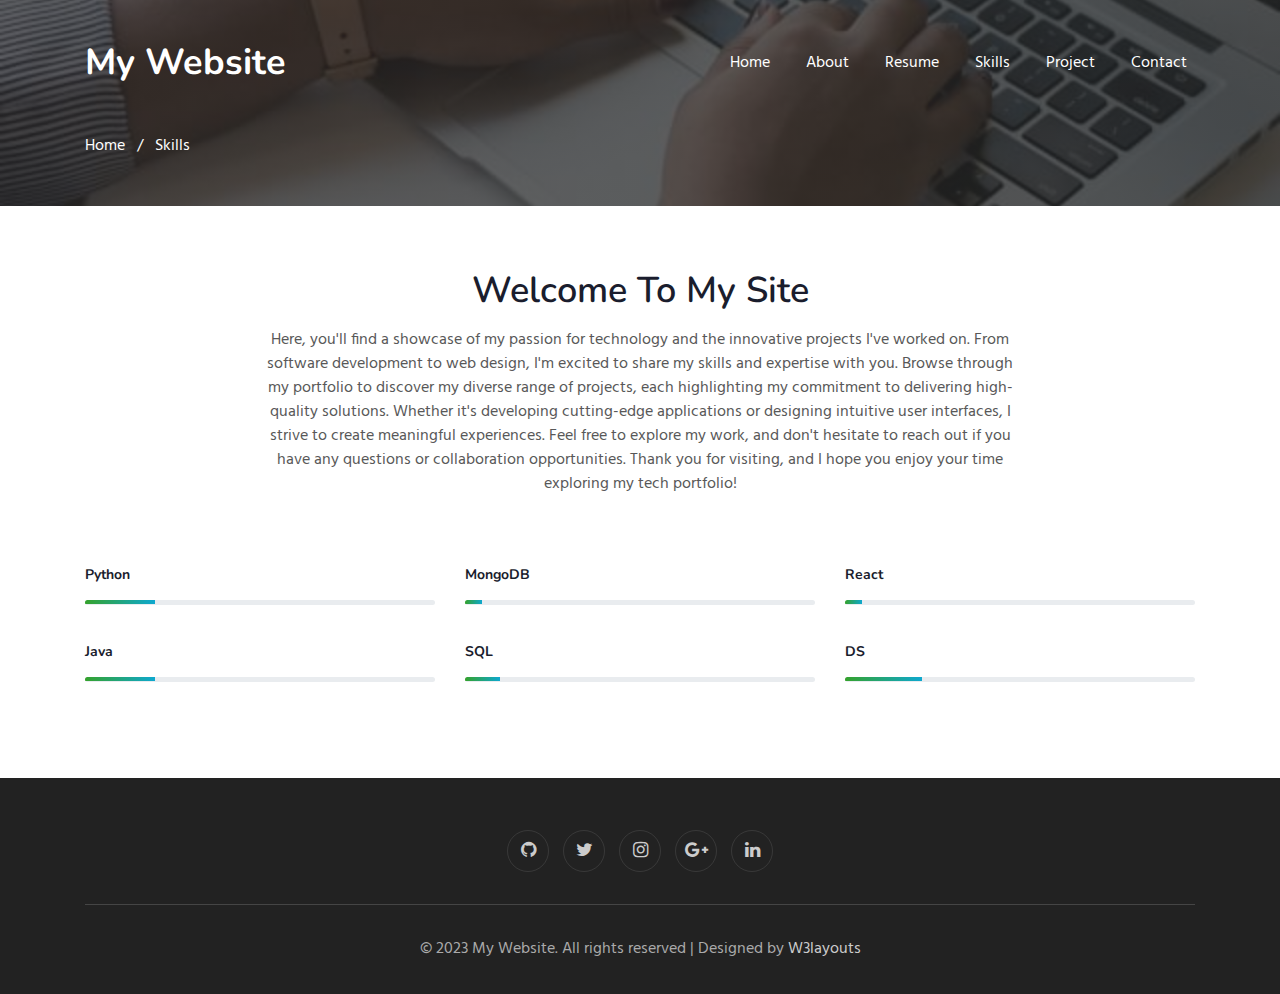
<file: project.html>
<!--
Author: W3layouts
Author URL: http://w3layouts.com
-->
<!doctype html>
<html lang="en">
  <head>
    <!-- Required meta tags -->
    <meta charset="utf-8">
    <meta name="viewport" content="width=device-width, initial-scale=1, shrink-to-fit=no">

    <title>My Website a Personal Portfolio Category Bootstrap Responsive Website Template | Contact :: W3layouts</title>
    <!-- web fonts -->
    <link href="//fonts.googleapis.com/css?family=Nunito:400,600,700,800,900&display=swap" rel="stylesheet">
    <link href="//fonts.googleapis.com/css?family=Hind&display=swap" rel="stylesheet">
    <!-- //web fonts -->
    <!-- Template CSS -->
    <link rel="stylesheet" href="assets/css/style-starter.css">
  </head>
  <body>

<section class="w3l-bootstrap-header">
  <nav class="navbar navbar-expand-lg navbar-light py-lg-3 py-2">
    <div class="container">
      <a class="navbar-brand" href="index.html"> My Website</a>
      <!-- if logo is image enable this   
    <a class="navbar-brand" href="#index.html">
        <img src="image-path" alt="Your logo" title="Your logo" style="height:35px;" />
    </a> -->
      <button class="navbar-toggler" type="button" data-toggle="collapse" data-target="#navbarSupportedContent"
        aria-controls="navbarSupportedContent" aria-expanded="false" aria-label="Toggle navigation">
        <span class="navbar-toggler-icon fa fa-bars"></span>
      </button>

      <div class="collapse navbar-collapse" id="navbarSupportedContent">
        <ul class="navbar-nav ml-auto">
          <li class="nav-item">
            <a class="nav-link" href="index.html">Home</a>
          </li>
          <li class="nav-item">
            <a class="nav-link" href="about.html">About</a>
          </li>
          <li class="nav-item">
            <a class="nav-link" href="services.html">Resume</a>
          </li>
          <li class="nav-item">
            <a class="nav-link" href="project.html">Skills</a>
          </li>
          <li class="nav-item">
            <a class="nav-link" href="pro.html">Project</a>
          </li>
        
          <li class="nav-item">
            <a class="nav-link" href="contact.html">Contact</a>
          </li>
        </ul>
        
      </div>
    </div>
  </nav>
</section>
<section class="w3l-contact-breadcrum">
  <div class="breadcrum-bg">
    <div class="container py-5">
      <p><a href="index.html">Home</a> &nbsp; / &nbsp; Skills</p>
     </div>
  </div>
</section>

<!-- //contact -->
<section class="w3l-about ">
  <div class="skills-bars py-5">
   <div class="container py-md-3">
    <div class="heading text-center mx-auto">
      <h3 class="head">Welcome To My Site</h3>
      <p class="my-3 head"> Here, you'll find a showcase of my passion for technology and the innovative projects I've worked on. From software development to web design, I'm excited to share my skills and expertise with you.
  
        Browse through my portfolio to discover my diverse range of projects, each highlighting my commitment to delivering high-quality solutions. Whether it's developing cutting-edge applications or designing intuitive user interfaces, I strive to create meaningful experiences.
        
        Feel free to explore my work, and don't hesitate to reach out if you have any questions or collaboration opportunities. Thank you for visiting, and I hope you enjoy your time exploring my tech portfolio!</p>
        
      </div>
  <div class="row mt-5 pt-3">
      <div class="col-lg-4 col-md-4 col-sm-6 skills-bar-grids mb-4 pb-2">
          <h4>Python</h4>
          <div class="progress">
          <div class="progress-bar progress-bar-striped bg-color" role="progressbar" style="width: 20% ;height:4px;" aria-valuenow="50" aria-valuemin="0" aria-valuemax="100">
        </div>
      </div>
  </div>
      <div class="col-lg-4 col-md-4 col-sm-6 skills-bar-grids mb-4 pb-2">
          <h4>MongoDB</h4>
          <div class="progress">
          <div class="progress-bar progress-bar-striped bg-color" role="progressbar" style="width: 5% ;height:4px;" aria-valuenow="50" aria-valuemin="0" aria-valuemax="100">
        </div>
      </div>
  </div>
  <div class="col-lg-4  col-md-4 col-sm-6 skills-bar-grids mb-4 pb-2">
      <h4>React</h4>
      <div class="progress">
      <div class="progress-bar progress-bar-striped bg-color" role="progressbar" style="width: 5% ;height:4px;" aria-valuenow="50" aria-valuemin="0" aria-valuemax="100">
    </div>
  </div>
  </div>
  <div class="col-lg-4  col-md-4 col-sm-6 skills-bar-grids mb-4 pb-2">
      <h4>Java</h4>
      <div class="progress">
      <div class="progress-bar progress-bar-striped bg-color" role="progressbar" style="width: 20% ;height:4px;" aria-valuenow="50" aria-valuemin="0" aria-valuemax="100">
    </div>
  </div>
  </div>
  <div class="col-lg-4  col-md-4 col-sm-6 skills-bar-grids mb-4 pb-2">
      <h4>SQL</h4>
      <div class="progress">
      <div class="progress-bar progress-bar-striped bg-color" role="progressbar" style="width: 10% ;height:4px;" aria-valuenow="50" aria-valuemin="0" aria-valuemax="100">
    </div>
  </div>
  </div>
  <div class="col-lg-4 col-md-4 col-sm-6 skills-bar-grids ">
      <h4>DS</h4>
      <div class="progress">
      <div class="progress-bar progress-bar-striped bg-color" role="progressbar" style="width: 22% ;height:4px;" aria-valuenow="50" aria-valuemin="0" aria-valuemax="100">
    </div>
  </div>
  </div>
  
   </div>
   </div>
  </div>
   </section>
 <!-- grids block 5 -->
 <section class="w3l-footer-29-main" id="footer">
  <div class="footer-29 text-center">
      <div class="container">
        
        <div class="main-social-footer-29">
                    
          <a href="https://github.com/ashvn24" class="github"><span class="fa fa-github"></span></a>
          <a href="https://twitter.com/Ashwinvk1413214" class="twitter"><span class="fa fa-twitter"></span></a>
          <a href="https://www.instagram.com/" class="instagram"><span class="fa fa-instagram"></span></a>
          <a href="https://myaccount.google.com/profile" class="google-plus"><span class="fa fa-google-plus"></span></a>
          <a href="https://www.linkedin.com/in/ashwin-vk-6919b6232/" class="linkedin"><span class="fa fa-linkedin"></span></a>
      </div>
          <div class="bottom-copies text-center">
              <p class="copy-footer-29">© 2023 My Website. All rights reserved | Designed by <a href="https://w3layouts.com">W3layouts</a></p>
               
          </div>
      </div>
  </div>
   <!-- move top -->
  <button onclick="topFunction()" id="movetop" title="Go to top">
              <span class="fa fa-angle-up"></span>
                 </button>
                 <script>
                     // When the user scrolls down 20px from the top of the document, show the button
                     window.onscroll = function () {
                         scrollFunction()
                     };
              
                     function scrollFunction() {
                         if (document.body.scrollTop > 20 || document.documentElement.scrollTop > 20) {
                             document.getElementById("movetop").style.display = "block";
                         } else {
                             document.getElementById("movetop").style.display = "none";
                         }
                     }
              
                     // When the user clicks on the button, scroll to the top of the document
                     function topFunction() {
                         document.body.scrollTop = 0;
                         document.documentElement.scrollTop = 0;
                     }
                 </script>
                 <!-- /move top -->
</section>
<!-- // grids block 5 -->
<script src="assets/js/jquery-3.3.1.min.js"></script>
<!-- //footer-28 block -->
</section>

<script>
    $(function () {
      $('.navbar-toggler').click(function () {
        $('body').toggleClass('noscroll');
      })
    });
  </script>
  <!-- jQuery first, then Popper.js, then Bootstrap JS -->
  <script src="https://code.jquery.com/jquery-3.4.1.slim.min.js"
    integrity="sha384-J6qa4849blE2+poT4WnyKhv5vZF5SrPo0iEjwBvKU7imGFAV0wwj1yYfoRSJoZ+n" crossorigin="anonymous">
  </script>
  
  <script src="https://stackpath.bootstrapcdn.com/bootstrap/4.4.1/js/bootstrap.min.js"
    integrity="sha384-wfSDF2E50Y2D1uUdj0O3uMBJnjuUD4Ih7YwaYd1iqfktj0Uod8GCExl3Og8ifwB6" crossorigin="anonymous">
  </script>

<!-- Smooth scrolling -->



</body>

</html>
<!-- // grids block 5 -->
</file>
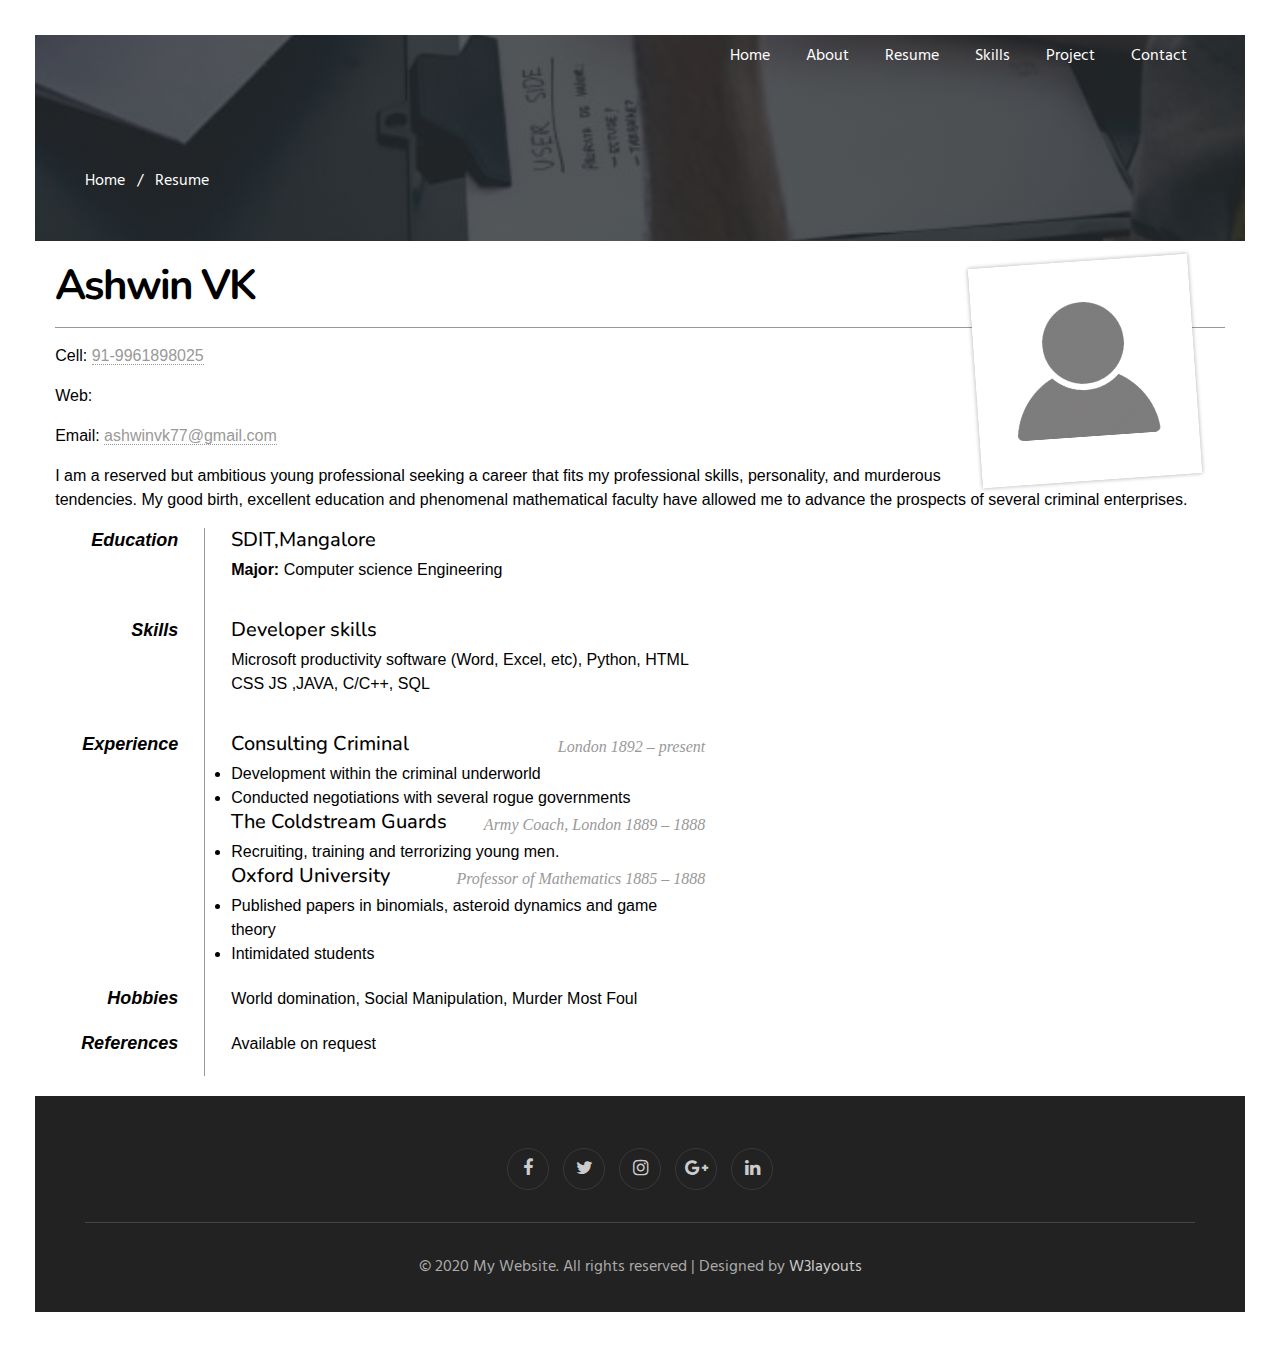
<file: services.html>
<!--
Author: W3layouts
Author URL: http://w3layouts.com
-->
<!doctype html>
<html lang="en">
  <head>
    <!-- Required meta tags -->
    <meta charset="utf-8">
    <meta name="viewport" content="width=device-width, initial-scale=1, shrink-to-fit=no">

    <title>My Website a Personal Portfolio Category Bootstrap Responsive Website Template | Services :: W3layouts</title>
    <!-- web fonts -->
    <link href="//fonts.googleapis.com/css?family=Nunito:400,600,700,800,900&display=swap" rel="stylesheet">
    <link href="//fonts.googleapis.com/css?family=Hind&display=swap" rel="stylesheet">
    <!-- //web fonts -->
    <!-- Template CSS -->
    <link rel="stylesheet" href="assets/css/style-starter.css">
    <link rel="stylesheet" href="style.css" />
  </head>
  <body>


<section class="w3l-bootstrap-header">
  <nav class="navbar navbar-expand-lg navbar-light py-lg-3 py-2">
    <div class="container">
      <!-- <a class="navbar-brand" href="index.html"> My Website</a>
      if logo is image enable this   
    <a class="navbar-brand" href="#index.html">
        <img src="image-path" alt="Your logo" title="Your logo" style="height:35px;" />
    </a> -->
      <button class="navbar-toggler" type="button" data-toggle="collapse" data-target="#navbarSupportedContent"
        aria-controls="navbarSupportedContent" aria-expanded="false" aria-label="Toggle navigation">
        <span class="navbar-toggler-icon fa fa-bars"></span>
      </button>

      <div class="collapse navbar-collapse" id="navbarSupportedContent">
        <ul class="navbar-nav ml-auto">
          <li class="nav-item">
            <a class="nav-link" href="index.html">Home</a>
          </li>
          <li class="nav-item">
            <a class="nav-link" href="about.html">About</a>
          </li>
          <li class="nav-item">
            <a class="nav-link" href="services.html">Resume</a>
          </li>
          <li class="nav-item">
            <a class="nav-link" href="project.html">Skills</a>
          </li>
          <li class="nav-item">
            <a class="nav-link" href="pro.html">Project</a>
          </li>
          <li class="nav-item">
            <a class="nav-link" href="contact.html">contact</a>
          </li>
        
          
        </ul>
        
      </div>
    </div>
  </nav>
</section>
<section class="w3l-service-breadcrum">
  <div class="breadcrum-bg">
    <div class="container py-5">
      <p><a href="index.html">Home</a> &nbsp; / &nbsp; Resume</p>
      </div>
  </div>
</section>
<!-- <section class="w3l-features-4">

		<div class="features py-5" id="services">
            <div class="container py-md-3">
			<div class="heading text-center mx-auto">
				<h3 class="head">My Services</h3>
				<p class="my-3 head"> Vestibulum ante ipsum primis in faucibus orci luctus et ultrices posuere cubilia Curae;
				  Nulla mollis dapibus nunc, ut rhoncus
				  turpis sodales quis. Integer sit amet mattis quam.</p>
			  </div>
			<div class="fea-gd-vv row mt-5 pt-3">	
			   <div class="float-lt feature-gd col-lg-4 col-md-6">	
					 <div class="icon"> <span class="fa fa-code" aria-hidden="true"></span></div>
					 <div class="icon-info">
						<h5><a href="#">
							Website Design</a></h5>
						<p> Lorem ipsum dolor sit amet, consectetur adipisicingelit, sed do eiusmod tempor incididunt  </p>
						<a href="#" class="red mt-3">Read More <span class="fa fa-angle-right pl-1"></span></a>
					</div>
					 
				</div>	
				<div class="float-mid feature-gd col-lg-4 col-md-6 mt-md-0 mt-5">	
					 <div class="icon"> <span class="fa fa-cogs" aria-hidden="true"></span></div>
					 <div class="icon-info">
						<h5><a href="#">Web Development
						</a></h5>
						<p> Lorem ipsum dolor sit amet, consectetur adipisicingelit, sed do eiusmod tempor incididunt  </p>
						<a href="#" class="red mt-3">Read More <span class="fa fa-angle-right pl-1"></span></a>
					</div>
			 </div> 
				<div class="float-rt feature-gd col-lg-4 col-md-6 mt-lg-0 mt-5">	
					 <div class="icon"> <span class="fa fa-mobile" aria-hidden="true"></span></div>
					 <div class="icon-info">
						<h5><a href="#">App Development</a></h5>
						<p> Lorem ipsum dolor sit amet, consectetur adipisicingelit, sed do eiusmod tempor incididunt  </p>
						<a href="#" class="red mt-3">Read More <span class="fa fa-angle-right pl-1"></span></a>
					</div>
			 </div>	 
			 <div class="float-lt feature-gd col-lg-4 col-md-6 mt-5">	
					 <div class="icon"> <span class="fa fa-lock" aria-hidden="true"></span></div>
					 <div class="icon-info">
						<h5><a href="#">Cyber Security</a>
						</h5>
						<p> Lorem ipsum dolor sit amet, consectetur adipisicingelit, sed do eiusmod tempor incididunt  </p>
						<a href="#" class="red mt-3">Read More <span class="fa fa-angle-right pl-1"></span></a>
					</div>
					 
				</div>	
				<div class="float-mid feature-gd col-lg-4 col-md-6 mt-5">	
					 <div class="icon"> <span class="fa fa-bar-chart" aria-hidden="true"></span></div>
					 <div class="icon-info">
						<h5><a href="#">
							Digital Marketing</a>
						</h5>
						<p> Lorem ipsum dolor sit amet, consectetur adipisicingelit, sed do eiusmod tempor incididunt  </p>
						<a href="#" class="red mt-3">Read More <span class="fa fa-angle-right pl-1"></span></a>
					</div>
			 </div> 
				<div class="float-rt feature-gd col-lg-4 col-md-6 mt-5">	
					 <div class="icon"> <span class="fa fa-info" aria-hidden="true"></span></div>
					 <div class="icon-info">
						<h5><a href="#">Other Catagory</a>
						</h5>
						<p> Lorem ipsum dolor sit amet, consectetur adipisicingelit, sed do eiusmod tempor incididunt  </p>
						<a href="#" class="red mt-3">Read More <span class="fa fa-angle-right pl-1"></span></a>
					</div>
			 </div>		 				 
		  </div>  
		 </div>
	   </div>
   <!-- //features -->
<!-- </section>  -->
<!-- <section class="w3l-pricing-7" id="pricing"> -->
  <!-- <div class="w3l-pricing-7_sur py-5">
    <div class="container py-md-3">
      <div class="heading text-center mx-auto">
        <h3 class="head">See Our Packages</h3>
        <p class="my-3 head"> Vestibulum ante ipsum primis in faucibus orci luctus et ultrices posuere cubilia Curae;
        Nulla mollis dapibus nunc, ut rhoncus
        turpis sodales quis. Integer sit amet mattis quam.</p>
      </div>
      <div class="row w3l-pricing-7-gd-top pt-3 mt-5">
        <div class="col-lg-4 col-md-6 w3l-pricing-7-gd-left">
          <div class="w3l-pricing-7  pric-7-1">
            <h6>Personal</h6>
            
            <div class="w3l-pricing-7-bottom">
              <div class="w3l-pricing-7-bottom-bottom">
                <ul class="links">
                  <li class="tick-info">
                    Lifetime Usage
                  </li>
                  <li class="tick-info">
                    3 Months Support & Updates
                  </li>
                  <li class="tick-info">
                    1 Website License
                  </li>
                  <li class="tick-info">
                    Quickstart Included
                  </li>
                  <li class="tick-info">
                    Access to Templates & Extensions
                  </li>
                  <li class="tick-info">
                    Branding/Copyright Removal
                  </li>
                </ul>
                <h3 class="title-sub mt-4">$199.00</h3>
              </div>
              <div class="buy-button text-center mt-4">
                 <a href="contact.html" class="btn btn-secondary btn-theme5">
                  <div class="anim"></div><span>Get Started</span>
                </a>
              </div>
            </div>
          </div>
        </div>
        <div class="col-lg-4 col-md-6 mt-md-0 mt-4 w3l-pricing-7-gd-left active">
          <div class="w3l-pricing-7 pric-7 active">
            <h6 class="active">Advance</h6>
          
            <div class="w3l-pricing-7-bottom">
              <div class="w3l-pricing-7-bottom-bottom">
                <ul class="links">
                  <li class="tick-info">
                    Lifetime Usage
                  </li>
                  <li class="tick-info">
                    3 Months Support & Updates
                  </li>
                  <li class="tick-info">
                    1 Website License
                  </li>
                  <li class="tick-info">
                    Quickstart Included
                  </li>
                  <li class="tick-info">
                    Access to Templates & Extensions
                  </li>
                  <li class="tick-info">
                    Branding/Copyright Removal
                  </li>
                </ul>
                <h3 class="title-sub mt-4 active">$299.00</h3>
              </div>
              <div class="buy-button text-center mt-4">
                <a href="contact.html" class="btn btn-secondary btn-theme5 active">
                  <div class="anim"></div><span>Get Started</span>
                </a>
              </div>
            </div>
          </div>
        </div>
        <div class="col-lg-4 col-md-6 mt-lg-0 mt-4 w3l-pricing-7-gd-left">
          <div class="w3l-pricing-7 pric-7-2">
            <h6>Platinum</h6>
            
            <div class="w3l-pricing-7-bottom">
              <div class="w3l-pricing-7-bottom-bottom">
                <ul class="links">
                  <li class="tick-info">
                    Lifetime Usage
                  </li>
                  <li class="tick-info">
                    3 Months Support & Updates
                  </li>
                  <li class="tick-info">
                    1 Website License
                  </li>
                  <li class="tick-info">
                    Quickstart Included
                  </li>
                  <li class="tick-info">
                    Access to Templates & Extensions
                  </li>
                  <li class="tick-info">
                    Branding/Copyright Removal
                  </li>
                </ul>
                <h3 class="title-sub mt-4">$399.00</h3>
              </div>
              <div class="buy-button text-center mt-4">
                <a href="contact.html" class="btn btn-secondary btn-theme5">
                  <div class="anim"></div><span>Get Started</span>
                </a>
              </div>
            </div>
          </div>
        </div>
      </div>
    </div>
  </div>
</section> -->
 
 <!-- grids block 5 -->

 <div id="resume">
  <img src="/assets/images/profile-icon-9.png" alt="James Moriarty">
  <h1>Ashwin VK</h1>
  <p>Cell: <a href=#>91-9961898025</a>
  <p>Web: <a href=#></a>
  <p>Email: <a href=#>ashwinvk77@gmail.com</a>
  <p id="objective">I am a reserved but ambitious young professional seeking a career that fits my professional
      skills, personality, and murderous tendencies. My good birth, excellent education and phenomenal
      mathematical faculty have allowed me to advance the prospects of several criminal enterprises.
  <dl>
      <dt>Education
      <dd>
          <h2>SDIT,Mangalore</h2>
          <p><strong>Major:</strong> Computer science Engineering<br />
              
          </p>
  </dl>
  <dl>
      <dt>Skills
      <dd>
          
          <h2>Developer skills</h2>
          <p>Microsoft productivity software (Word, Excel, etc), Python, HTML CSS JS ,JAVA, C/C++, SQL
  </dl>
  <dl>
      <dt>Experience
      <dd>
          <h2>Consulting Criminal<span>London 1892 – present</span></h2>
          <ul>
              <li>Development within the criminal underworld
              <li>Conducted negotiations with several rogue governments
          </ul>
          <h2>The Coldstream Guards<span>Army Coach, London 1889 – 1888</span></h2>
          <ul>
              <li>Recruiting, training and terrorizing young men.
          </ul>
          <h2>Oxford University<span>Professor of Mathematics 1885 – 1888</span></h2>
          <ul>
              <li>Published papers in binomials, asteroid dynamics and game theory
              <li>Intimidated students
          </ul>
      </dd>
  </dl>
  <dl>
      <dt>Hobbies
      <dd>World domination, Social Manipulation, Murder Most Foul
  </dl>
  <dl>
      <dt>References
      <dd>Available on request
  </dl>
</div>
 
 <section class="w3l-footer-29-main" id="footer">
  <div class="footer-29 text-center">
      <div class="container">
        
        <div class="main-social-footer-29">
                    
          <a href="#facebook" class="facebook"><span class="fa fa-facebook"></span></a>
          <a href="#twitter" class="twitter"><span class="fa fa-twitter"></span></a>
          <a href="#instagram" class="instagram"><span class="fa fa-instagram"></span></a>
          <a href="#google-plus" class="google-plus"><span class="fa fa-google-plus"></span></a>
          <a href="#linkedin" class="linkedin"><span class="fa fa-linkedin"></span></a>
      </div>
          <div class="bottom-copies text-center">
              <p class="copy-footer-29">© 2020 My Website. All rights reserved | Designed by <a href="https://w3layouts.com">W3layouts</a></p>
               
          </div>
      </div>
  </div>
   <!-- move top -->
  <button onclick="topFunction()" id="movetop" title="Go to top">
              <span class="fa fa-angle-up"></span>
                 </button>
                 <script>
                     // When the user scrolls down 20px from the top of the document, show the button
                     window.onscroll = function () {
                         scrollFunction()
                     };
              
                     function scrollFunction() {
                         if (document.body.scrollTop > 20 || document.documentElement.scrollTop > 20) {
                             document.getElementById("movetop").style.display = "block";
                         } else {
                             document.getElementById("movetop").style.display = "none";
                         }
                     }
              
                     // When the user clicks on the button, scroll to the top of the document
                     function topFunction() {
                         document.body.scrollTop = 0;
                         document.documentElement.scrollTop = 0;
                     }
                 </script>
                 <!-- /move top -->
</section>
<!-- // grids block 5 -->
<script src="assets/js/jquery-3.3.1.min.js"></script>
<!-- //footer-28 block -->
</section>

<script>
    $(function () {
      $('.navbar-toggler').click(function () {
        $('body').toggleClass('noscroll');
      })
    });
  </script>
  <!-- jQuery first, then Popper.js, then Bootstrap JS -->
  <script src="https://code.jquery.com/jquery-3.4.1.slim.min.js"
    integrity="sha384-J6qa4849blE2+poT4WnyKhv5vZF5SrPo0iEjwBvKU7imGFAV0wwj1yYfoRSJoZ+n" crossorigin="anonymous">
  </script>
  
  <script src="https://stackpath.bootstrapcdn.com/bootstrap/4.4.1/js/bootstrap.min.js"
    integrity="sha384-wfSDF2E50Y2D1uUdj0O3uMBJnjuUD4Ih7YwaYd1iqfktj0Uod8GCExl3Og8ifwB6" crossorigin="anonymous">
  </script>

<!-- Smooth scrolling -->



</body>

</html>
<!-- // grids block 5 -->
</file>
<file: style.css>
* {
    box-sizing: border-box;
  }
  
  body {
    margin: 2.2rem;
  }
  
  div#resume {
    min-width: 310px;
    font: 16px Helvetica, Avernir, sans-serif;
    line-height: 24px;
    color: #000;
    padding: 20px;
  }
  
  div#resume h1 {
    margin: 0 0 16px 0;
    padding: 0 0 16px 0;
    font-size: 42px;
    font-weight: bold;
    letter-spacing: -2px;
    border-bottom: 1px solid #999;
    line-height: 50px;
  }
  
  div#resume h2 {
    font-size: 20px;
    margin: 0 0 6px 0;
    position: relative;
  }
  
  div#resume h2 span {
    position: absolute;
    bottom: 0;
    right: 0;
    font-style: italic;
    font-family: Georgia, serif;
    font-size: 16px;
    color: #999;
    font-weight: normal;
  }
  
  div#resume p {
    margin: 0 0 16px 0;
  }
  
  div#resume a {
    color: #999;
    text-decoration: none;
    border-bottom: 1px dotted #999;
  }
  
  div#resume a:hover {
    border-bottom-style: solid;
    color: #000;
  }
  
  div#resume p.objective {
    font-family: Georgia, serif;
    font-style: italic;
    color: #666;
  }
  
  div#resume dt {
    font-style: italic;
    font-weight: bold;
    font-size: 18px;
    text-align: right;
    padding: 0 26px 0 0;
    width: 150px;
    border-right: 1px solid #999;
  }
  
  div#resume dl {
    display: table-row;
  }
  
  div#resume dl dt,
  div#resume dl dd {
    display: table-cell;
    padding-bottom: 20px;
  }
  
  div#resume dl dd {
    width: 500px;
    padding-left: 26px;
  }
  
  div#resume img {
    float: right;
    padding: 10px;
    background: #fff;
    margin: 0 30px;
    transform: rotate(-4deg);
    box-shadow: 0 0 4px rgba(0, 0, 0, 0.3);
    width: 30%;
    max-width: 220px;
  }
  
  @media screen and (max-width: 1100px) {
    div#resume h2 span {
      position: static;
      display: block;
      margin-top: 2px;
    }
  }
  
  @media screen and (max-width: 550px) {
    body {
      margin: 1rem;
    }
    div#resume img {
      transform: rotate(0deg);
    }
  }
  
  @media screen and (max-width: 400px) {
    div#resume dl dt {
      border-right: none;
      border-bottom: 1px solid #999;
    }
    div#resume dl,
    div#resume dl dd,
    div#resume dl dt {
      display: block;
      padding-left: 0;
      margin-left: 0;
      padding-bottom: 0;
      text-align: left;
      width: 100%;
    }
    div#resume dl dd {
      margin-top: 6px;
    }
    div#resume h2 {
      font-style: normal;
      font-weight: 400;
      font-size: 18px;
    }
    div#resume dt {
      font-size: 20px;
    }
    h1 {
      font-size: 36px;
      margin-right: 0;
      line-height: 0;
    }
    div#resume img {
      margin: 0;
    }
  }
  
  @media screen and (max-width: 320px) {
    body {
      margin: 0;
    }
    img {
      margin: 0;
      margin-bottom: -40px;
    }
    div#resume {
      width: 320px;
      padding: 12px;
      overflow: hidden;
    }   p,
    li {
      margin-right: 20px;
    }
  }


/* -------------------------------------------------------- */
</file>
